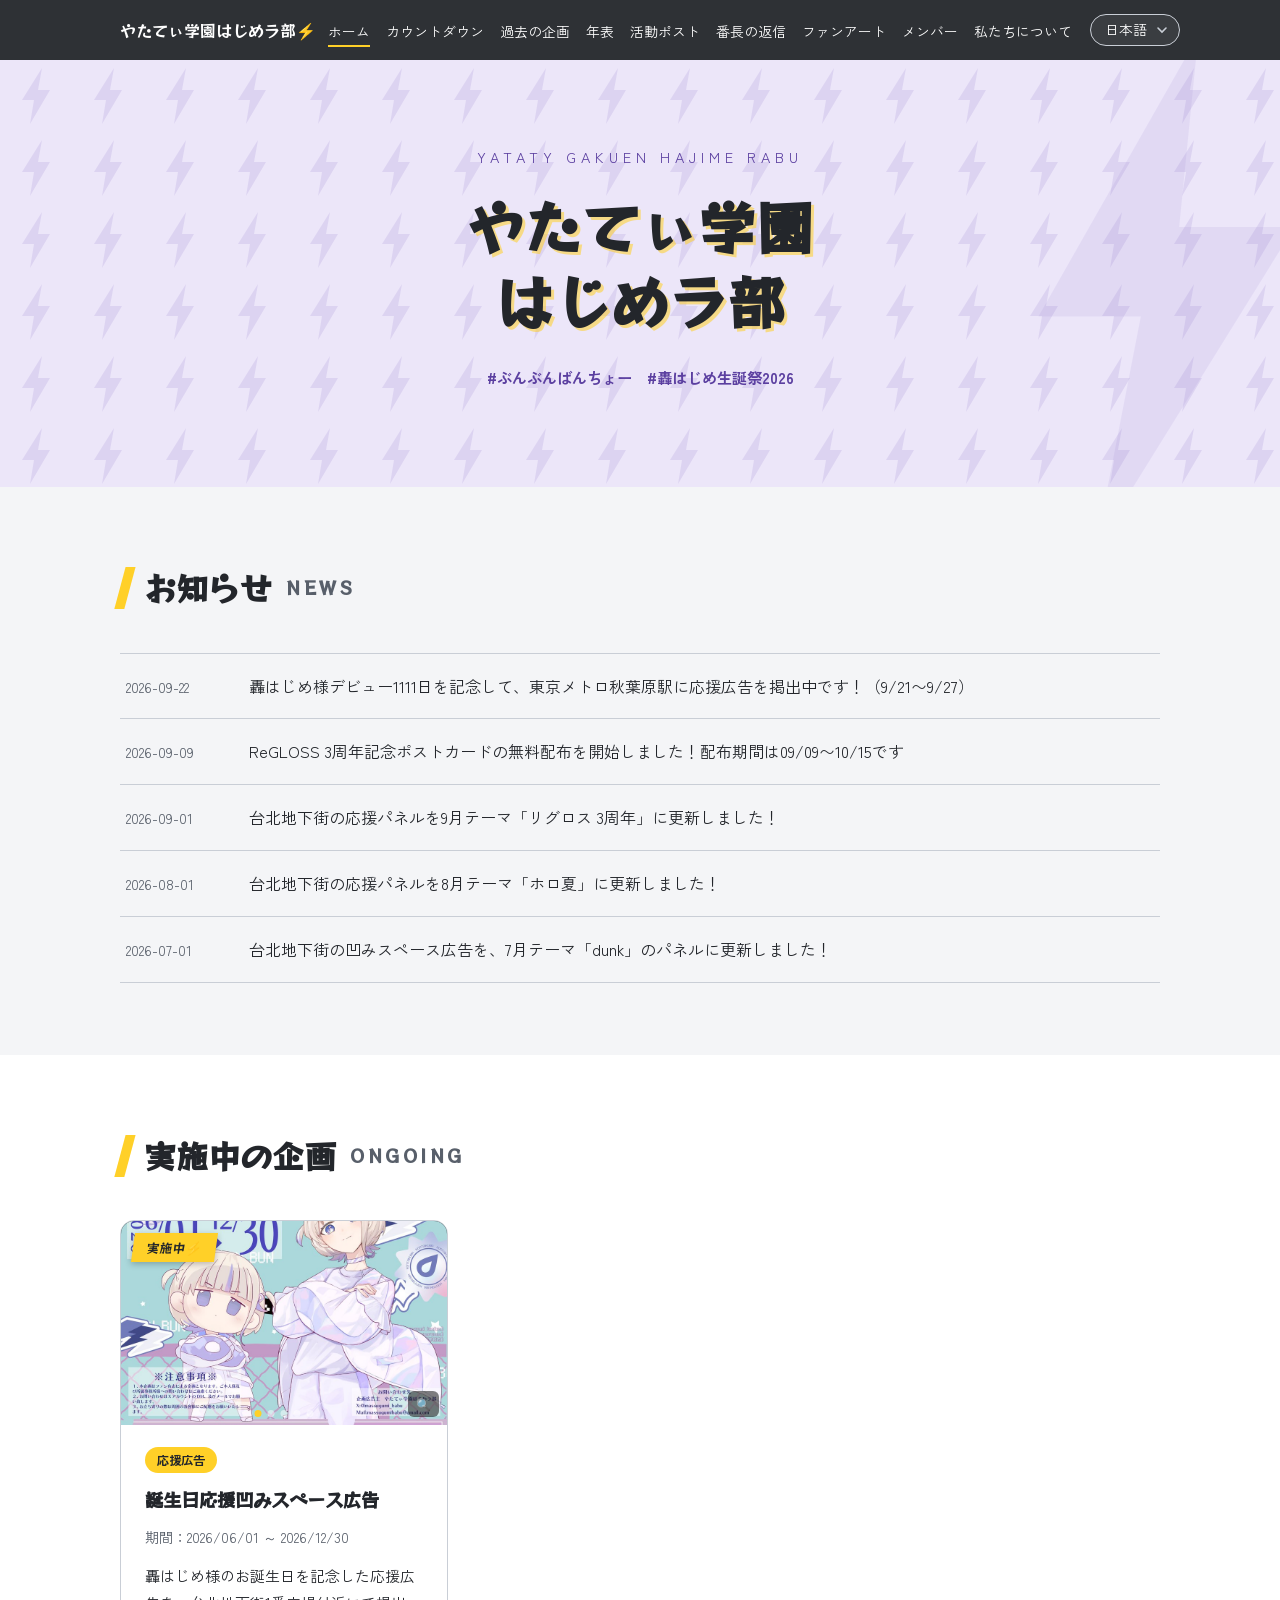
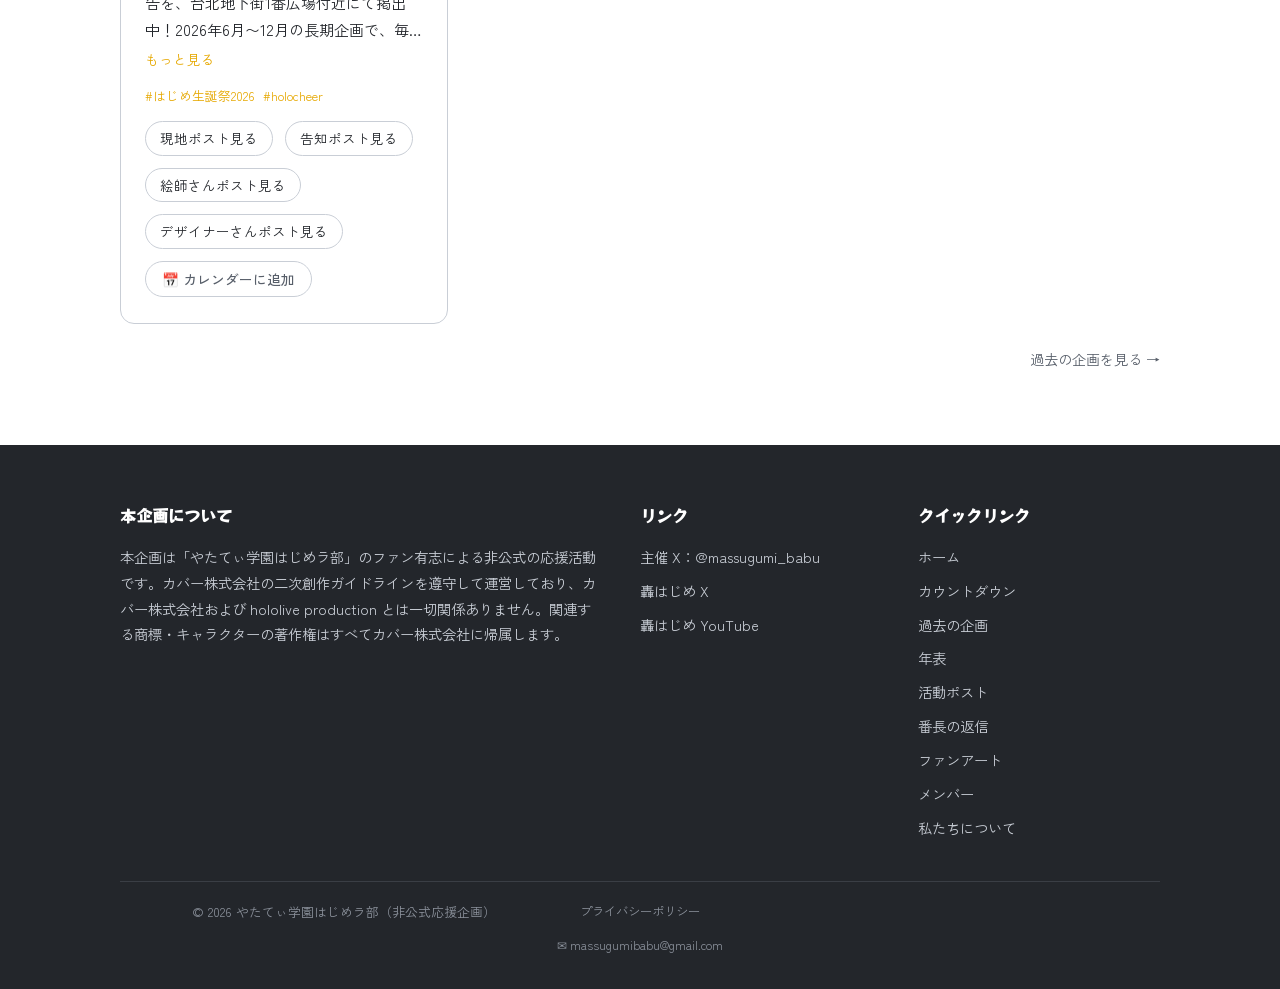
<file: index.html>
<!DOCTYPE html>
<html lang="ja">
<head>
  <meta charset="UTF-8" />
  <meta name="viewport" content="width=device-width, initial-scale=1.0" />

  <!-- ============================================================
       やたてぃ学園はじめラ部 應援網站 — 首頁  v5
       ------------------------------------------------------------
       ★ 共用樣式：assets/style.css（改配色去這裡）
       ★ 共用程式：assets/common.js（導覽列、頁尾、語言、燈箱）
       ★ 本頁程式：assets/home.js
       ★ 內容資料：data/site.json、data/projects/
       ★ 本機預覽：資料夾執行 python3 -m http.server → http://localhost:8000
         （直接雙擊開啟會被瀏覽器擋住資料載入）
       ============================================================ -->

  <title>やたてぃ学園はじめラ部｜轟はじめ応援企画（非公式）</title>
  <meta name="description" content="やたてぃ学園はじめラ部による轟はじめの応援企画（非公式）。応援広告・ネットプリント・寄せ書き・ポストカード配布などのファン企画情報をお届けします。" />

  <!-- 社群分享預覽：og:url / og:image 為正式網域 yataty-gakuen.com 的完整網址 -->
  <meta property="og:title" content="やたてぃ学園はじめラ部" />
  <meta property="og:description" content="轟はじめ応援企画（非公式）" />
  <meta property="og:type" content="website" />
  <meta property="og:url" content="https://yataty-gakuen.com/" />
  <meta property="og:image" content="https://yataty-gakuen.com/images/yataty_gakuen.jpg" />
  <meta name="twitter:card" content="summary" />
  <link rel="icon" href="data:image/svg+xml,<svg xmlns='http://www.w3.org/2000/svg' viewBox='0 0 100 100'><text y='.9em' font-size='90'>⚡</text></svg>" />

  <link rel="preconnect" href="https://fonts.googleapis.com" />
  <link rel="preconnect" href="https://fonts.gstatic.com" crossorigin />
  <link href="https://fonts.googleapis.com/css2?family=RocknRoll+One&family=Zen+Kaku+Gothic+New:wght@400;500;700&display=swap" rel="stylesheet" />
  <link rel="stylesheet" href="assets/style.css" />
</head>
<body>
  <!-- 導覽列由 common.js 自動插入到這之前 -->

  <!-- Hero -->
  <section class="hero" id="top">
    <p class="hero-kicker">YATATY GAKUEN HAJIME RABU</p>
    <h1 data-i18n="hero_title"></h1>
    <p class="hero-tags" id="hero-tags"></p>
    <svg class="hero-bolt-bg" viewBox="0 0 100 160" aria-hidden="true">
      <path d="M62 0 L12 88 L44 88 L30 160 L92 60 L56 60 Z" fill="#8a73c9"/>
    </svg>
  </section>

  <div id="error-slot"></div>

  <section id="news">
    <div class="container">
      <h2 class="section-title"><span data-i18n="sec_news"></span> <span class="en">NEWS</span></h2>
      <ul class="news-list" id="news-list"></ul>
    </div>
  </section>

  <section id="ongoing" style="background: var(--c-white)">
    <div class="container">
      <h2 class="section-title"><span data-i18n="sec_ongoing"></span> <span class="en">ONGOING</span></h2>
      <div class="project-grid" id="ongoing-grid"></div>
      <p class="see-past"><a href="past.html" id="see-past-link"></a></p>
    </div>
  </section>

  <!-- 頁尾由 common.js 自動插入到這之後 -->

  <script src="assets/common.js"></script>
  <script src="assets/home.js"></script>
</body>
</html>
</file>
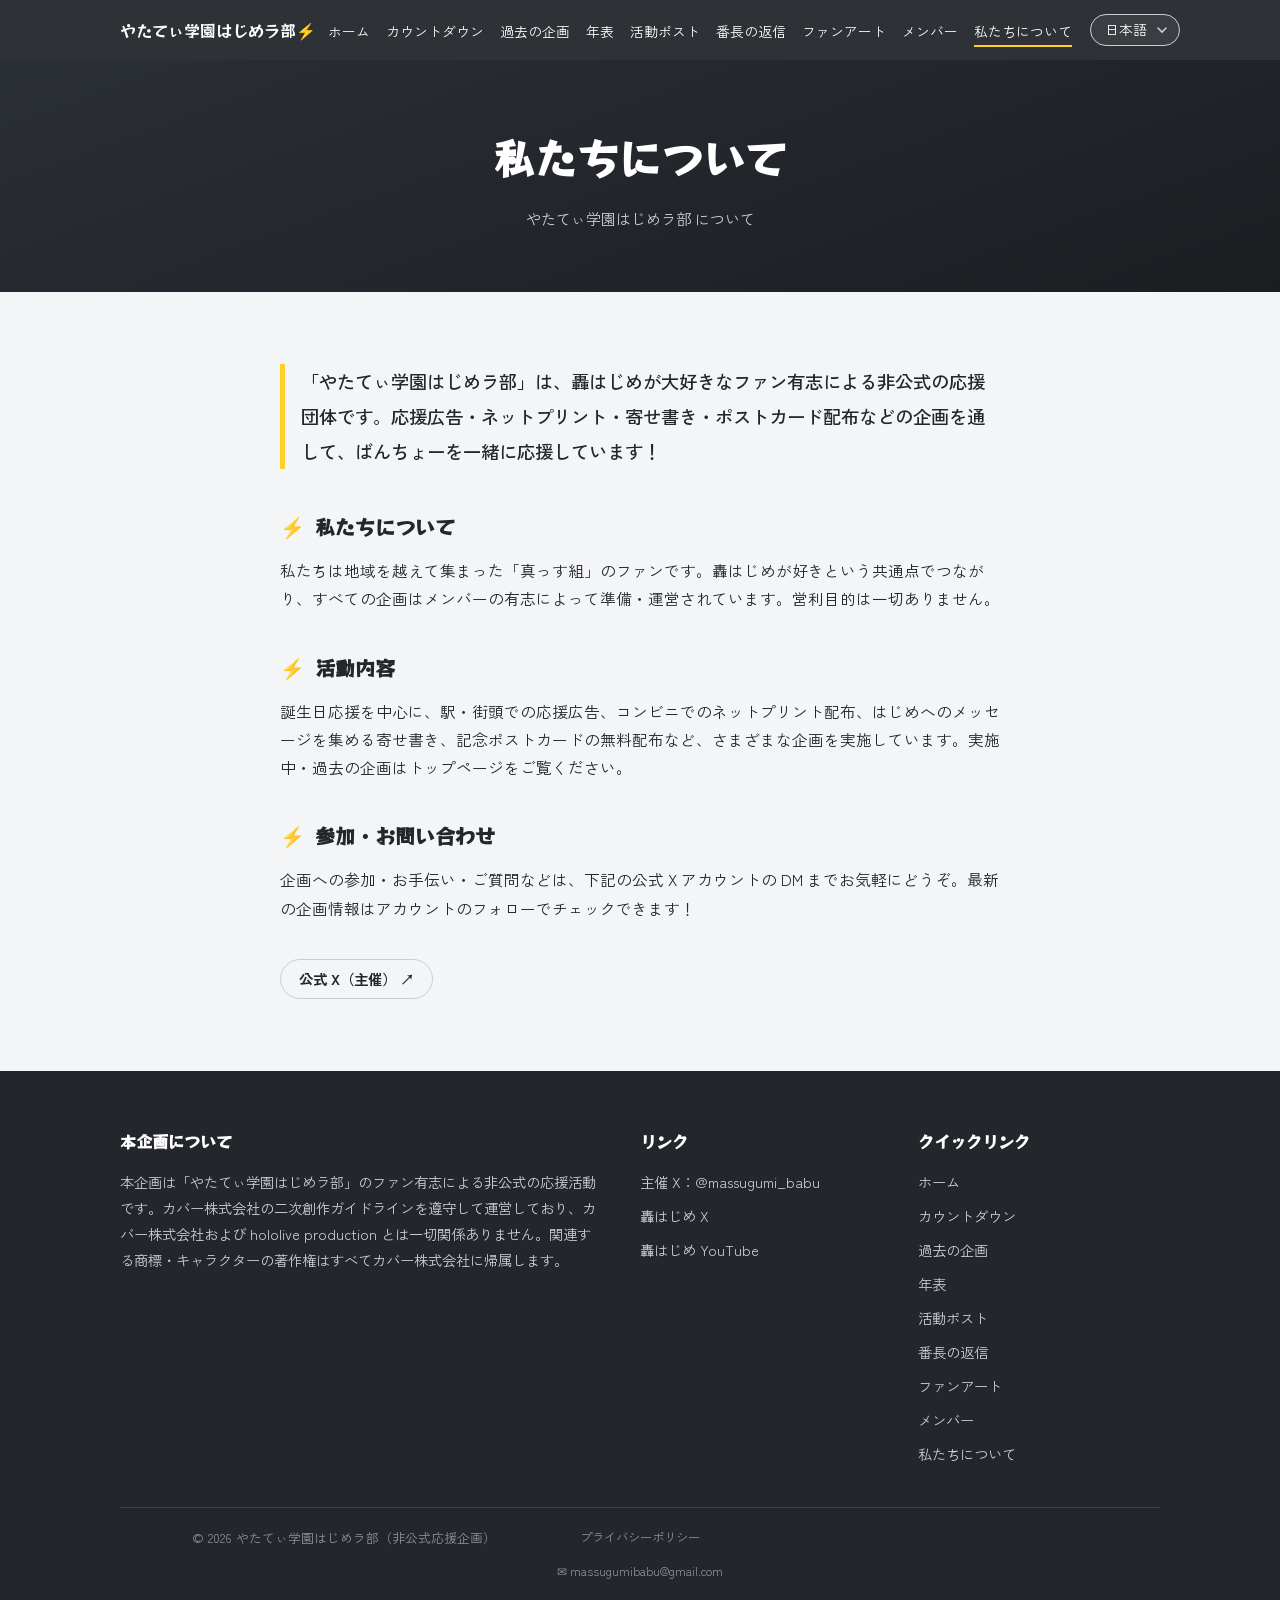
<file: about.html>
<!DOCTYPE html>
<html lang="ja">
<head>
  <meta charset="UTF-8" />
  <meta name="viewport" content="width=device-width, initial-scale=1.0" />

  <!-- 關於我們頁。內容資料：data/about.json -->
  <title>私たちについて｜やたてぃ学園はじめラ部</title>
  <meta name="description" content="やたてぃ学園はじめラ部は轟はじめを応援する非公式のファン団体です。私たちが誰で、何をしていて、どう参加できるかをご紹介します。" />
  <meta property="og:title" content="私たちについて｜やたてぃ学園はじめラ部" />
  <meta property="og:type" content="website" />
  <meta property="og:url" content="https://yataty-gakuen.com/about.html" />
  <meta property="og:image" content="https://yataty-gakuen.com/images/yataty_gakuen.jpg" />
  <meta name="twitter:card" content="summary" />
  <link rel="icon" href="data:image/svg+xml,<svg xmlns='http://www.w3.org/2000/svg' viewBox='0 0 100 100'><text y='.9em' font-size='90'>⚡</text></svg>" />

  <link rel="preconnect" href="https://fonts.googleapis.com" />
  <link rel="preconnect" href="https://fonts.gstatic.com" crossorigin />
  <link href="https://fonts.googleapis.com/css2?family=RocknRoll+One&family=Zen+Kaku+Gothic+New:wght@400;500;700&display=swap" rel="stylesheet" />
  <link rel="stylesheet" href="assets/style.css" />
</head>
<body>
  <section class="page-head">
    <h1 data-i18n="sec_about"></h1>
    <p data-i18n="about_subtitle"></p>
  </section>

  <div id="error-slot"></div>

  <section>
    <div class="container about-container">
      <div id="about-root"></div>
    </div>
  </section>

  <script src="assets/common.js"></script>
  <script src="assets/about.js"></script>
</body>
</html>
</file>
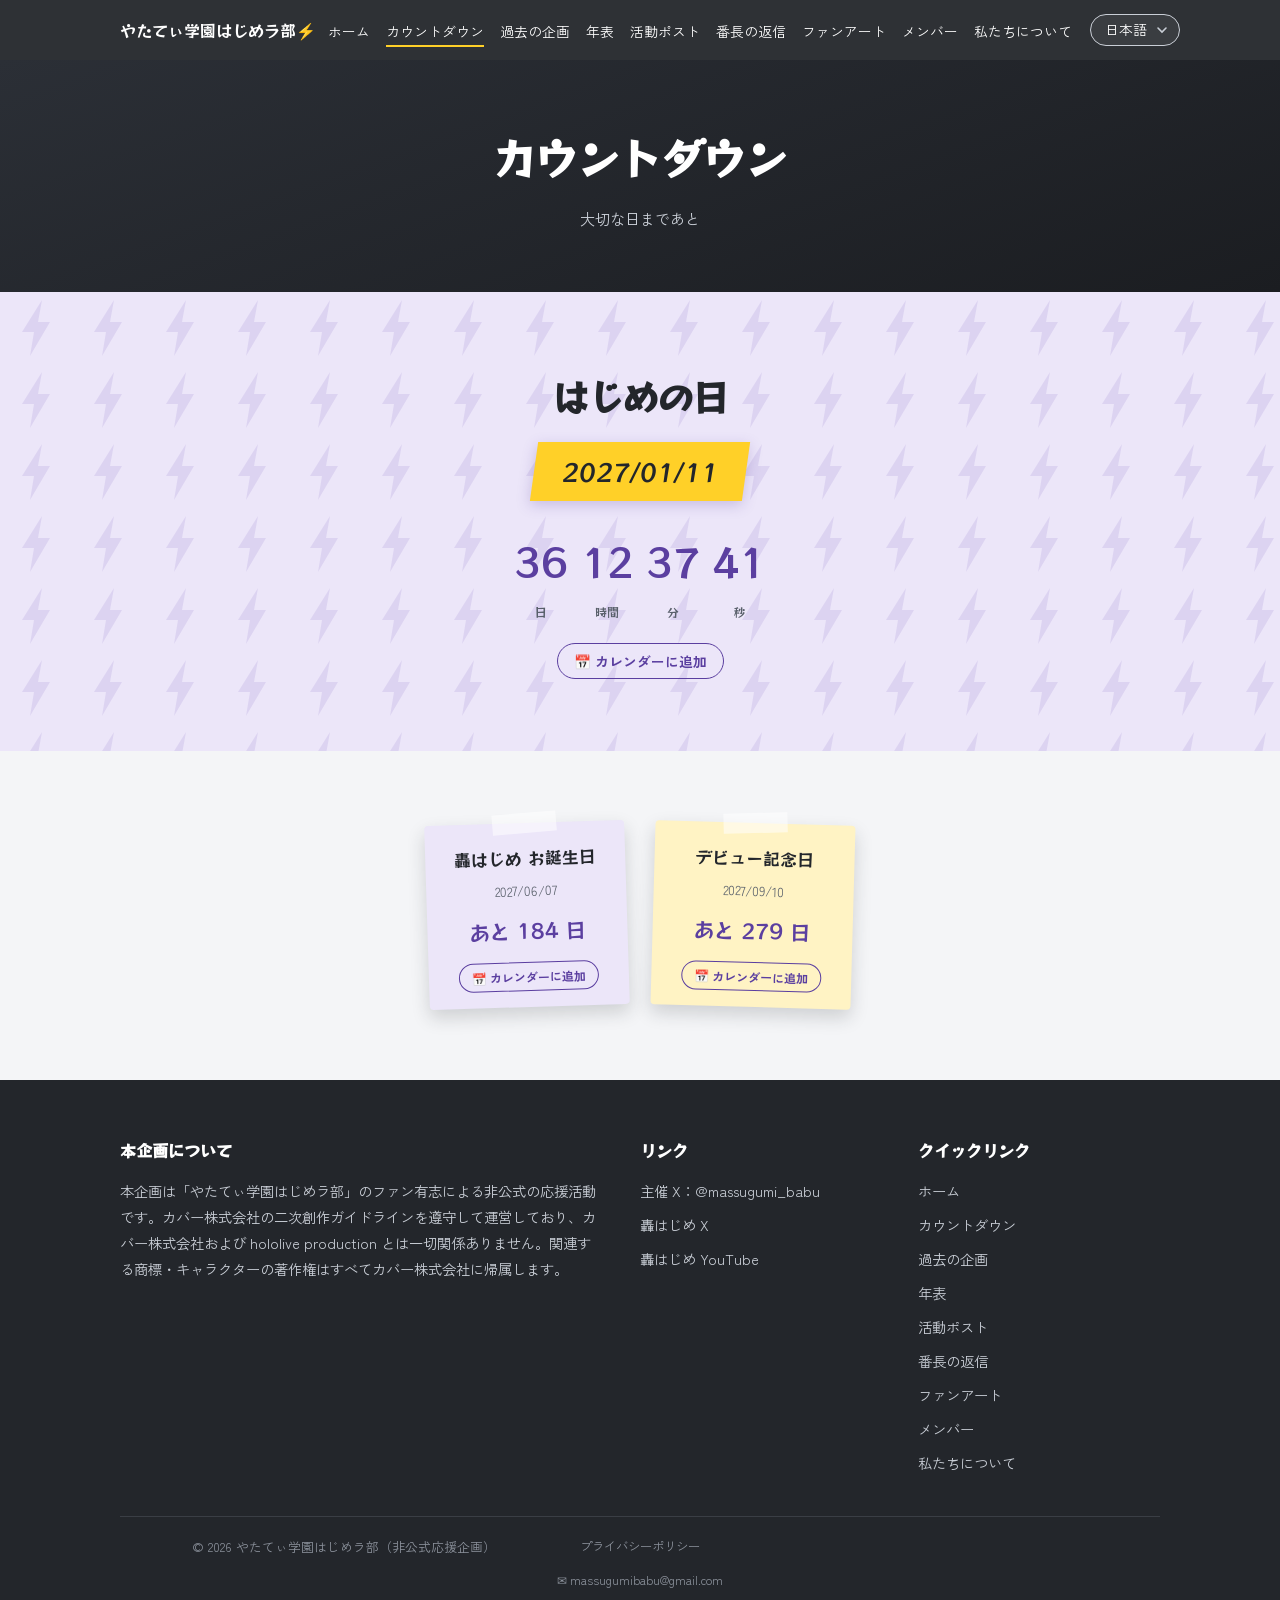
<file: countdown.html>
<!DOCTYPE html>
<html lang="ja">
<head>
  <meta charset="UTF-8" />
  <meta name="viewport" content="width=device-width, initial-scale=1.0" />

  <!-- 倒數頁。事件資料：data/countdowns/ -->
  <title>カウントダウン｜やたてぃ学園はじめラ部</title>
  <meta name="description" content="轟はじめのお誕生日、はじめの日、デビュー記念日など、大切な日まであと何日かをカウントダウンします。" />
  <meta property="og:title" content="カウントダウン｜やたてぃ学園はじめラ部" />
  <meta property="og:type" content="website" />
  <meta property="og:url" content="https://yataty-gakuen.com/countdown.html" />
  <meta property="og:image" content="https://yataty-gakuen.com/images/yataty_gakuen.jpg" />
  <meta name="twitter:card" content="summary" />
  <link rel="icon" href="data:image/svg+xml,<svg xmlns='http://www.w3.org/2000/svg' viewBox='0 0 100 100'><text y='.9em' font-size='90'>⚡</text></svg>" />

  <link rel="preconnect" href="https://fonts.googleapis.com" />
  <link rel="preconnect" href="https://fonts.gstatic.com" crossorigin />
  <link href="https://fonts.googleapis.com/css2?family=RocknRoll+One&family=Zen+Kaku+Gothic+New:wght@400;500;700&display=swap" rel="stylesheet" />
  <link rel="stylesheet" href="assets/style.css" />
</head>
<body>
  <section class="page-head">
    <h1 data-i18n="sec_countdown"></h1>
    <p data-i18n="countdown_subtitle"></p>
  </section>

  <div id="error-slot"></div>

  <!-- 最近的：大倒數 -->
  <section id="cd-main-section">
    <div class="container countdown-wrap">
      <div id="cd-main"></div>
    </div>
  </section>

  <!-- 其餘：便利貼 -->
  <section>
    <div class="container">
      <div id="cd-stickies" class="cd-stickies"></div>
    </div>
  </section>

  <script src="assets/common.js"></script>
  <script src="assets/countdown.js"></script>
</body>
</html>
</file>
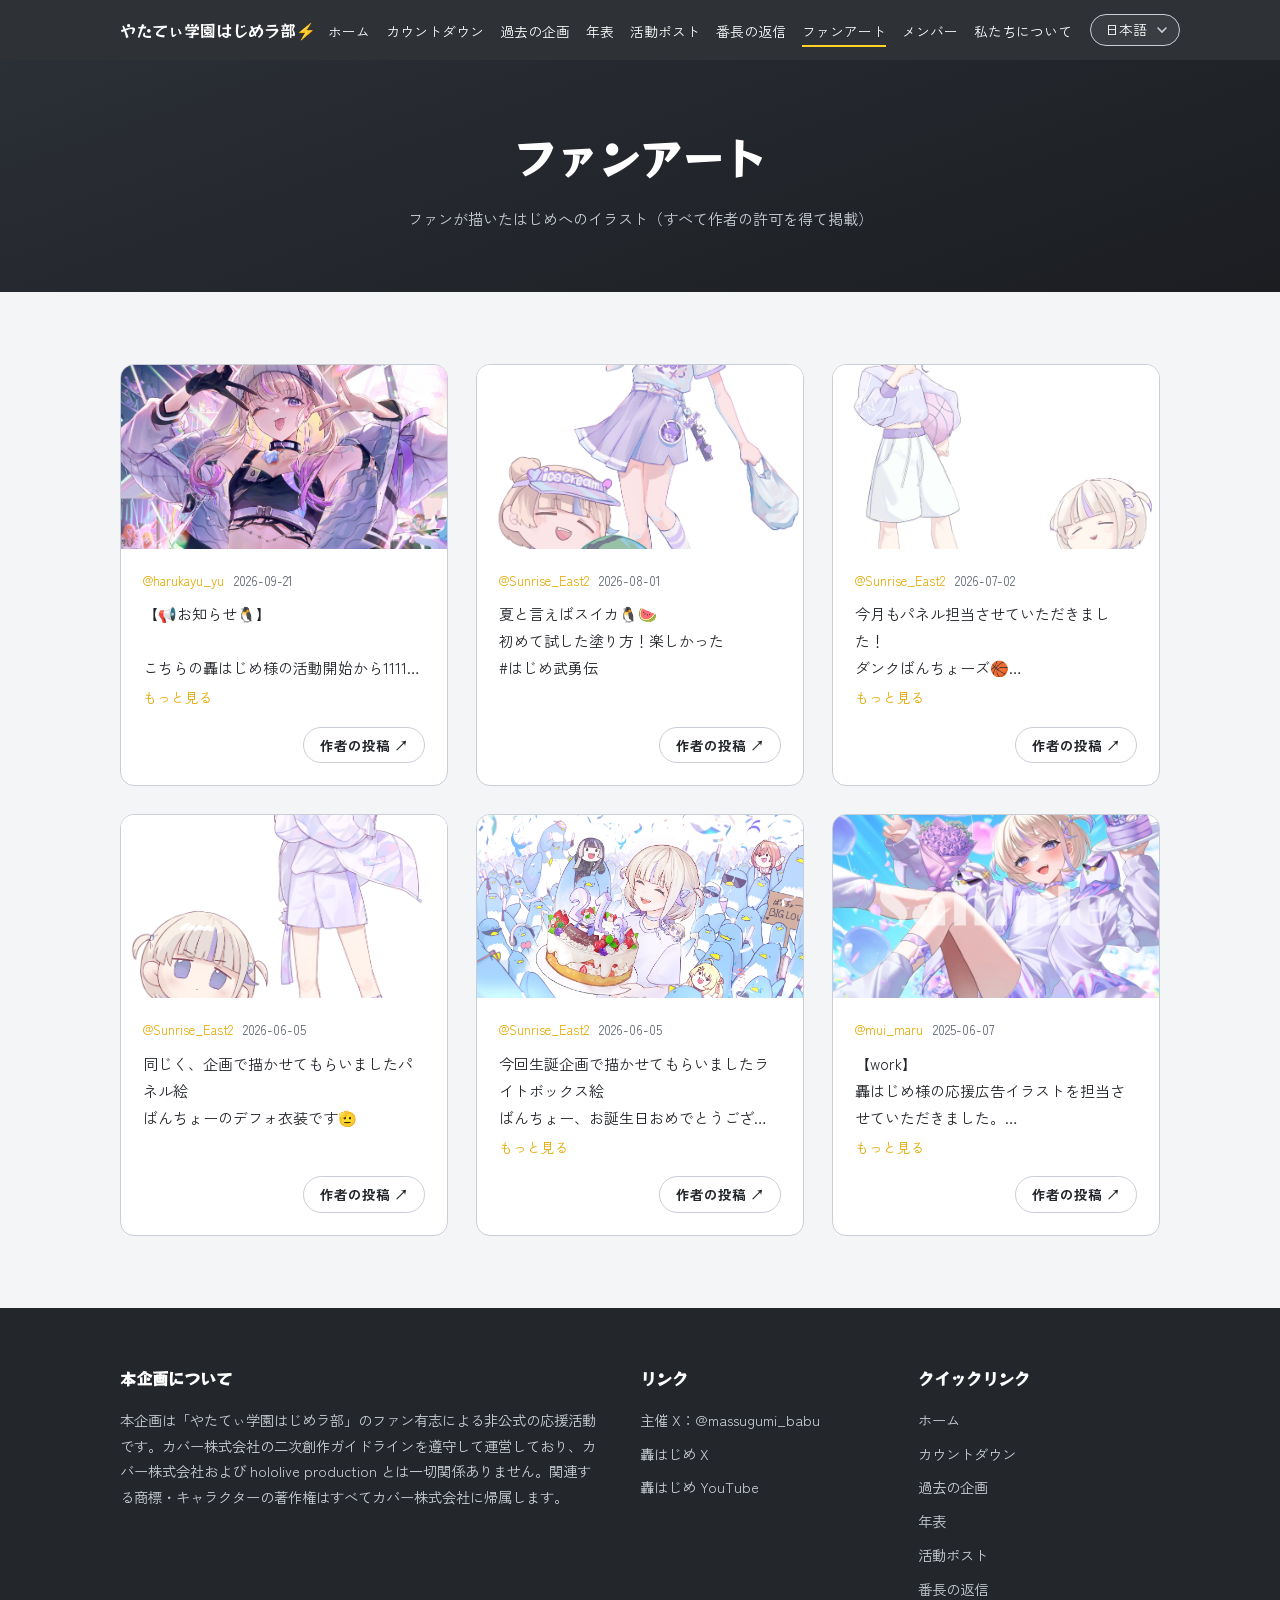
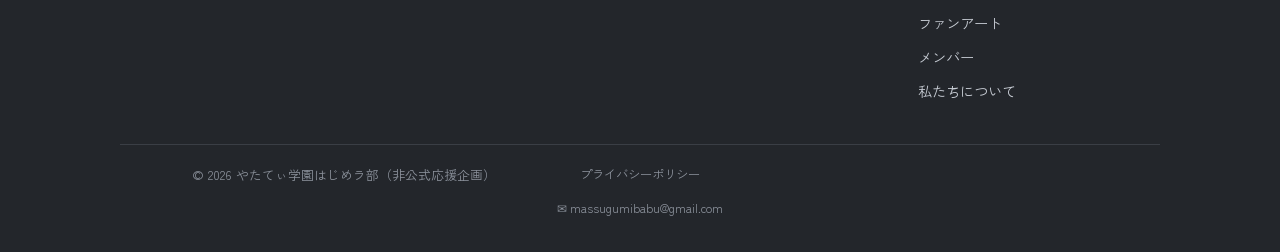
<file: fanart.html>
<!DOCTYPE html>
<html lang="ja">
<head>
  <meta charset="UTF-8" />
  <meta name="viewport" content="width=device-width, initial-scale=1.0" />

  <!-- ファンアート頁。內容資料：data/fanart.json -->
  <title>ファンアート｜やたてぃ学園はじめラ部</title>
  <meta name="description" content="ファンが轟はじめのために描いたイラスト集（すべて作者の許可を得て掲載しています）。" />
  <meta property="og:title" content="ファンアート｜やたてぃ学園はじめラ部" />
  <meta property="og:type" content="website" />
  <meta property="og:url" content="https://yataty-gakuen.com/fanart.html" />
  <meta property="og:image" content="https://yataty-gakuen.com/images/yataty_gakuen.jpg" />
  <meta name="twitter:card" content="summary" />
  <link rel="icon" href="data:image/svg+xml,<svg xmlns='http://www.w3.org/2000/svg' viewBox='0 0 100 100'><text y='.9em' font-size='90'>⚡</text></svg>" />

  <link rel="preconnect" href="https://fonts.googleapis.com" />
  <link rel="preconnect" href="https://fonts.gstatic.com" crossorigin />
  <link href="https://fonts.googleapis.com/css2?family=RocknRoll+One&family=Zen+Kaku+Gothic+New:wght@400;500;700&display=swap" rel="stylesheet" />
  <link rel="stylesheet" href="assets/style.css" />
</head>
<body>
  <section class="page-head">
    <h1 data-i18n="sec_fanart"></h1>
    <p data-i18n="fanart_subtitle"></p>
  </section>

  <div id="error-slot"></div>

  <section>
    <div class="container">
      <div class="post-grid" id="fanart-grid"></div>
    </div>
  </section>

  <script src="assets/common.js"></script>
  <script src="assets/fanart.js"></script>
</body>
</html>
</file>
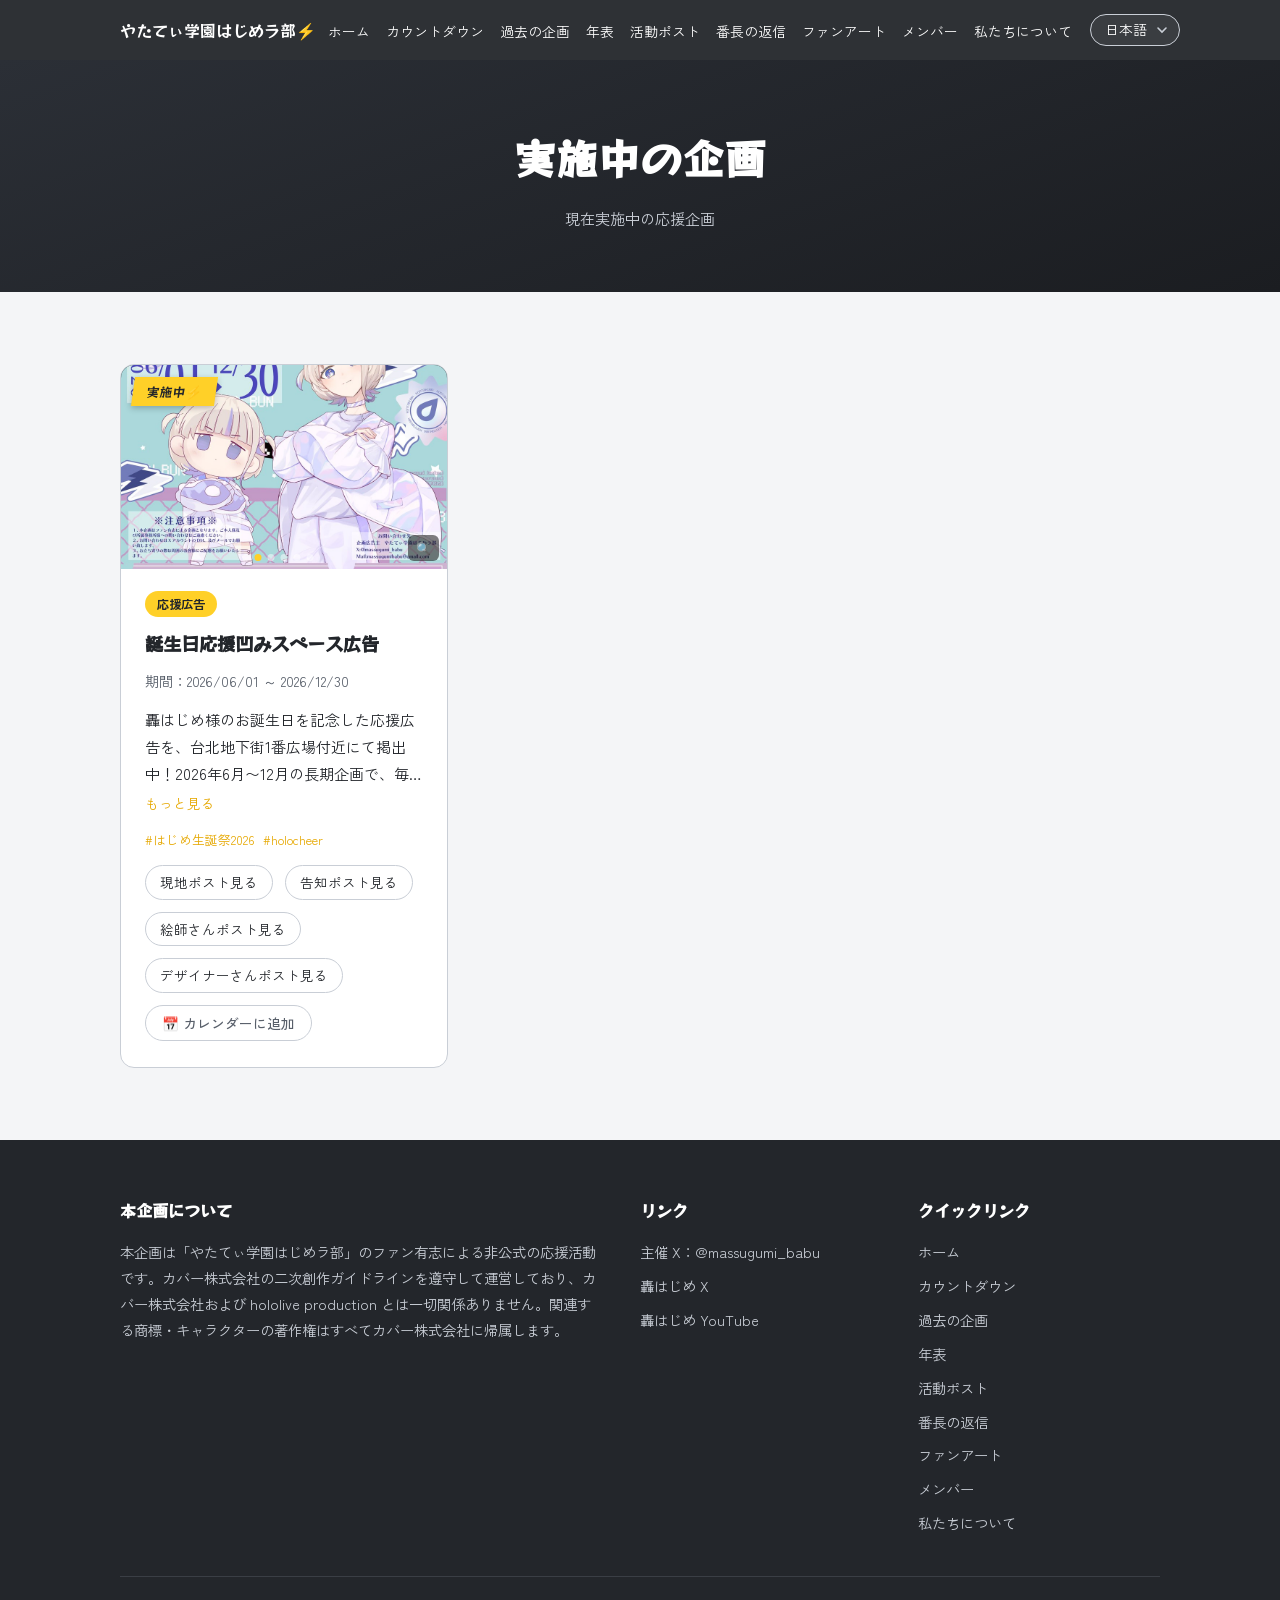
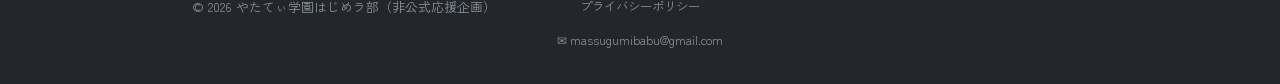
<file: ongoing.html>
<!DOCTYPE html>
<html lang="ja">
<head>
  <meta charset="UTF-8" />
  <meta name="viewport" content="width=device-width, initial-scale=1.0" />

  <!-- 進行中的企劃頁。資料來源：data/projects/（與首頁共用） -->
  <title>実施中の企画｜やたてぃ学園はじめラ部</title>
  <meta name="description" content="やたてぃ学園はじめラ部が現在実施している応援企画の一覧です。" />
  <meta property="og:title" content="実施中の企画｜やたてぃ学園はじめラ部" />
  <meta property="og:type" content="website" />
  <meta property="og:url" content="https://yataty-gakuen.com/ongoing.html" />
  <meta property="og:image" content="https://yataty-gakuen.com/images/yataty_gakuen.jpg" />
  <meta name="twitter:card" content="summary" />
  <link rel="icon" href="data:image/svg+xml,<svg xmlns='http://www.w3.org/2000/svg' viewBox='0 0 100 100'><text y='.9em' font-size='90'>⚡</text></svg>" />

  <link rel="preconnect" href="https://fonts.googleapis.com" />
  <link rel="preconnect" href="https://fonts.gstatic.com" crossorigin />
  <link href="https://fonts.googleapis.com/css2?family=RocknRoll+One&family=Zen+Kaku+Gothic+New:wght@400;500;700&display=swap" rel="stylesheet" />
  <link rel="stylesheet" href="assets/style.css" />
</head>
<body>
  <section class="page-head">
    <h1 data-i18n="sec_ongoing"></h1>
    <p data-i18n="ongoing_subtitle"></p>
  </section>

  <div id="error-slot"></div>

  <section>
    <div class="container">
      <div class="project-grid" id="ongoing-grid"></div>
    </div>
  </section>

  <script src="assets/common.js"></script>
  <script src="assets/ongoing.js"></script>
</body>
</html>
</file>
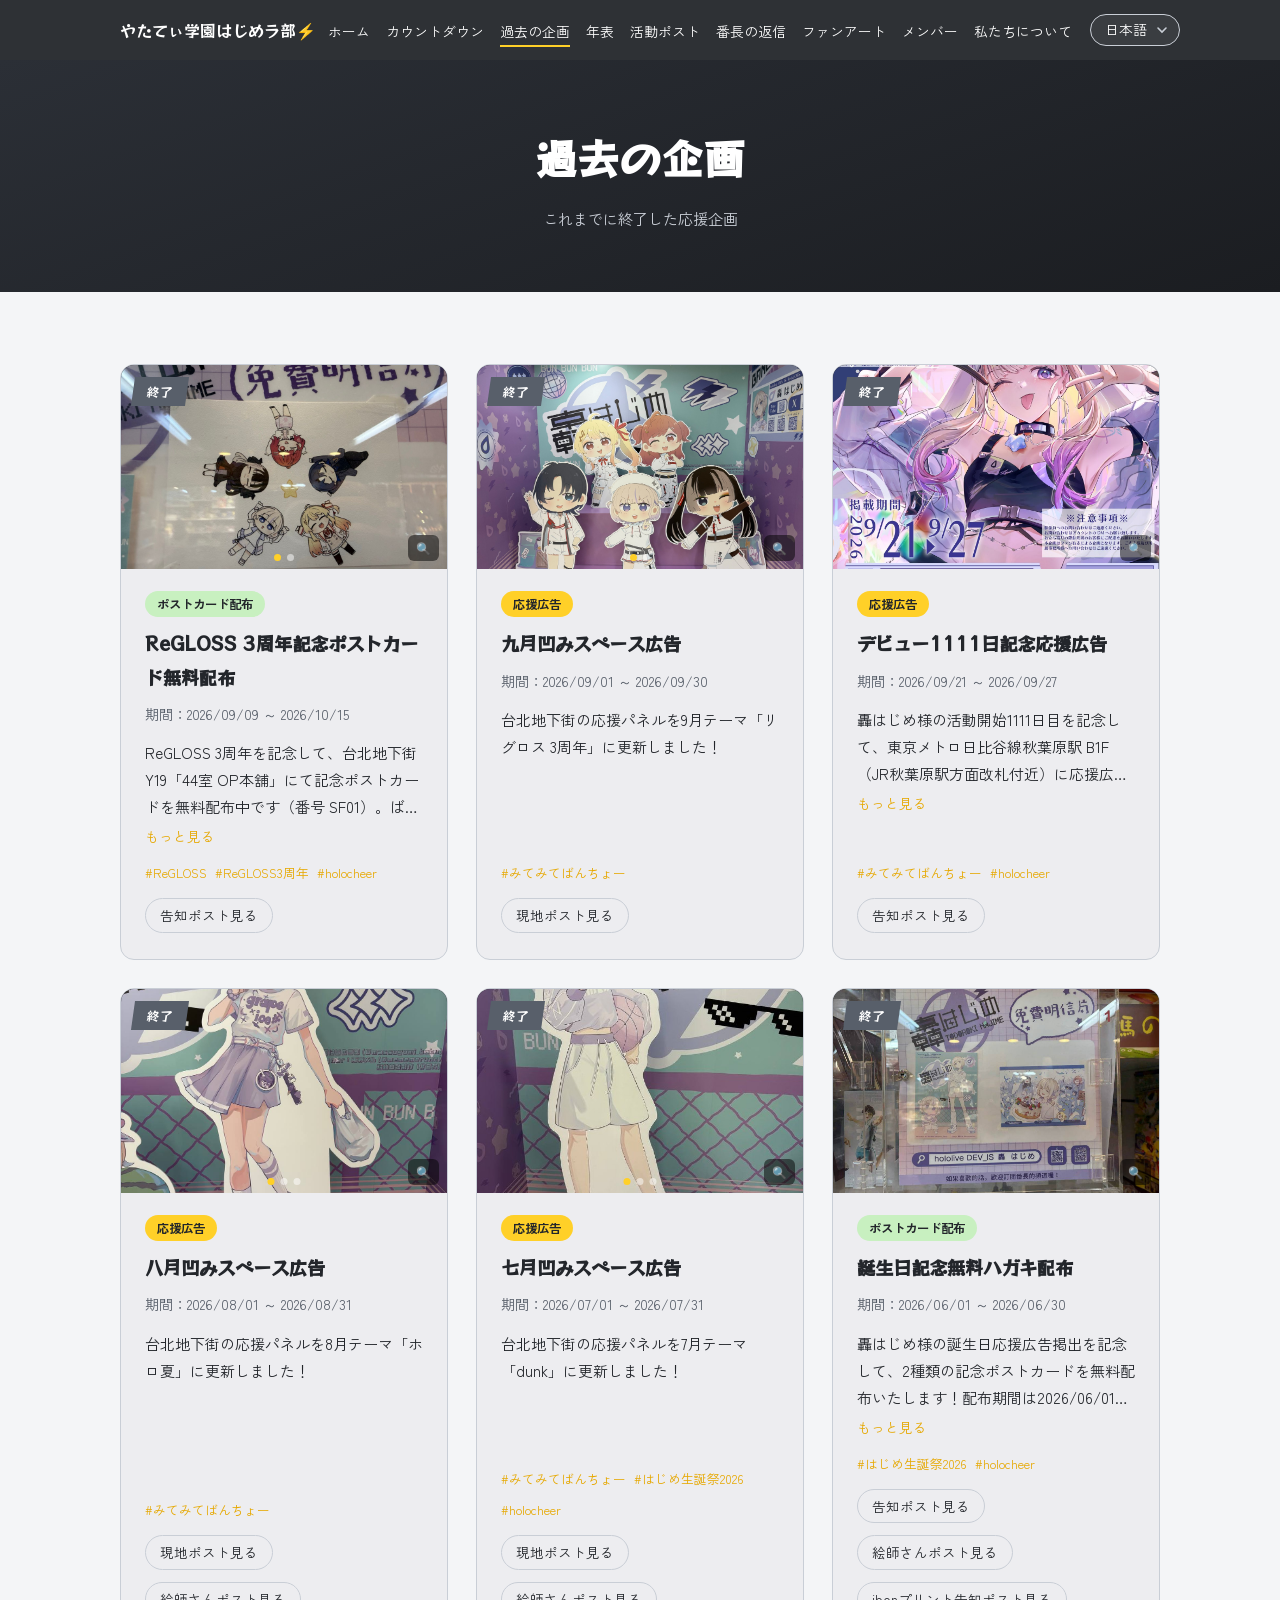
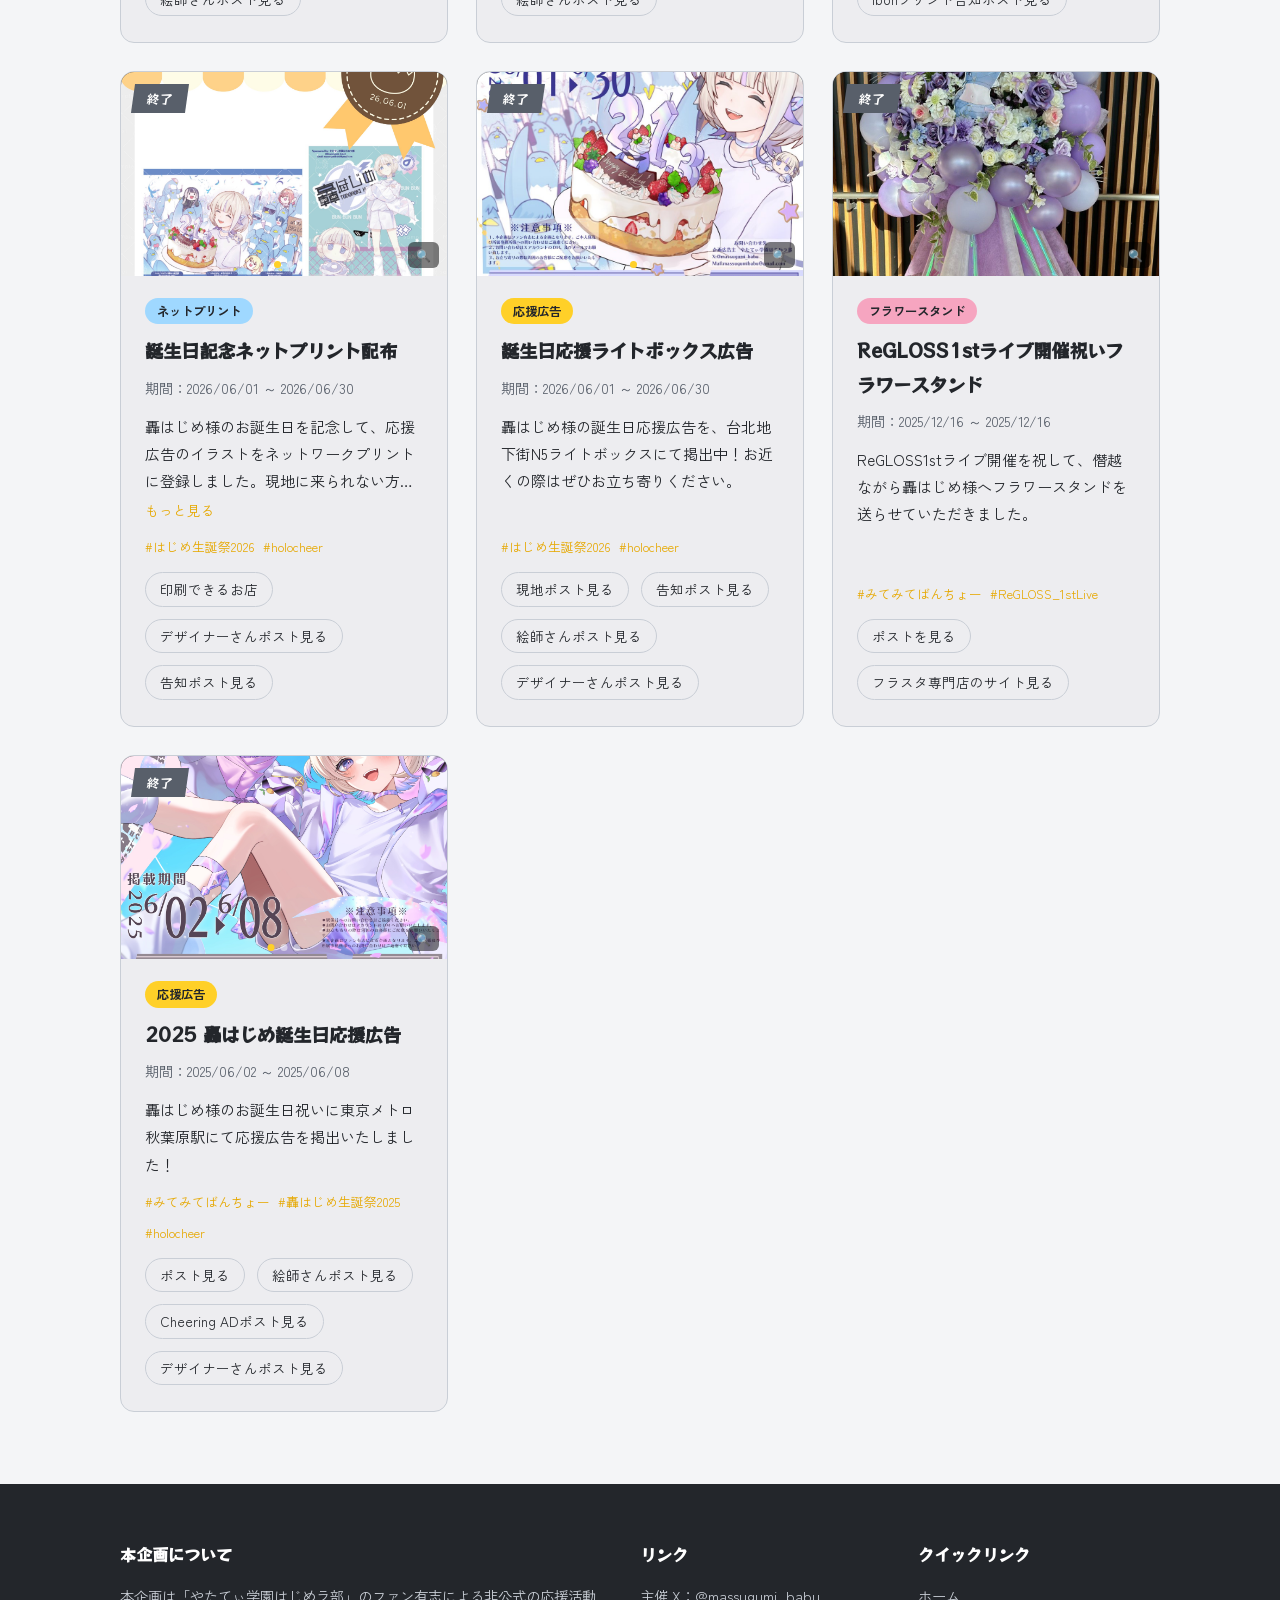
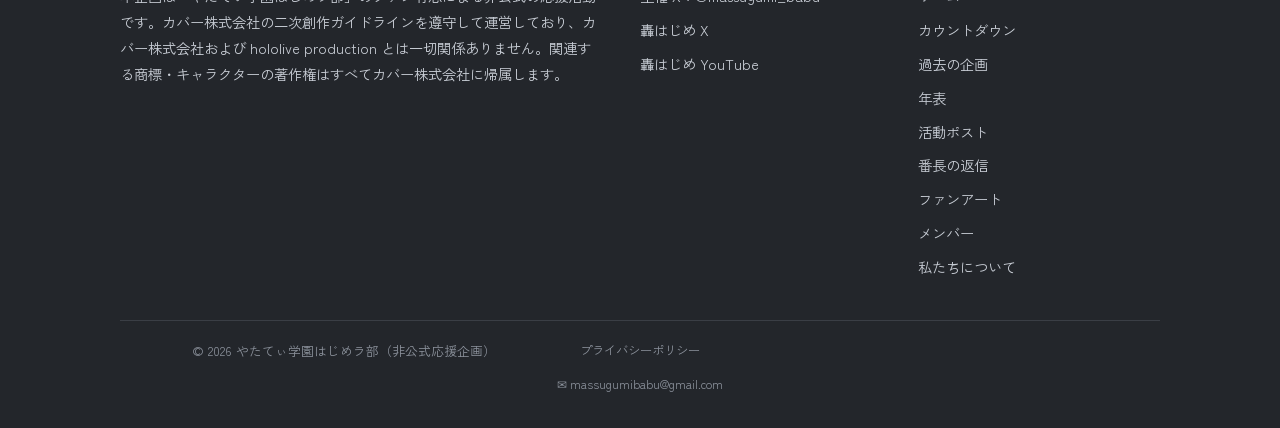
<file: past.html>
<!DOCTYPE html>
<html lang="ja">
<head>
  <meta charset="UTF-8" />
  <meta name="viewport" content="width=device-width, initial-scale=1.0" />

  <!-- 過去的企劃頁。資料來源：data/projects/（與主頁共用） -->
  <title>過去の企画｜やたてぃ学園はじめラ部</title>
  <meta name="description" content="やたてぃ学園はじめラ部がこれまでに実施した応援企画の記録です。" />
  <meta property="og:title" content="過去の企画｜やたてぃ学園はじめラ部" />
  <meta property="og:type" content="website" />
  <meta property="og:url" content="https://yataty-gakuen.com/past.html" />
  <meta property="og:image" content="https://yataty-gakuen.com/images/yataty_gakuen.jpg" />
  <meta name="twitter:card" content="summary" />
  <link rel="icon" href="data:image/svg+xml,<svg xmlns='http://www.w3.org/2000/svg' viewBox='0 0 100 100'><text y='.9em' font-size='90'>⚡</text></svg>" />

  <link rel="preconnect" href="https://fonts.googleapis.com" />
  <link rel="preconnect" href="https://fonts.gstatic.com" crossorigin />
  <link href="https://fonts.googleapis.com/css2?family=RocknRoll+One&family=Zen+Kaku+Gothic+New:wght@400;500;700&display=swap" rel="stylesheet" />
  <link rel="stylesheet" href="assets/style.css" />
</head>
<body>
  <section class="page-head">
    <h1 data-i18n="sec_past"></h1>
    <p data-i18n="past_subtitle"></p>
  </section>

  <div id="error-slot"></div>

  <section>
    <div class="container">
      <div class="project-grid" id="past-grid"></div>
    </div>
  </section>

  <script src="assets/common.js"></script>
  <script src="assets/past.js"></script>
</body>
</html>
</file>
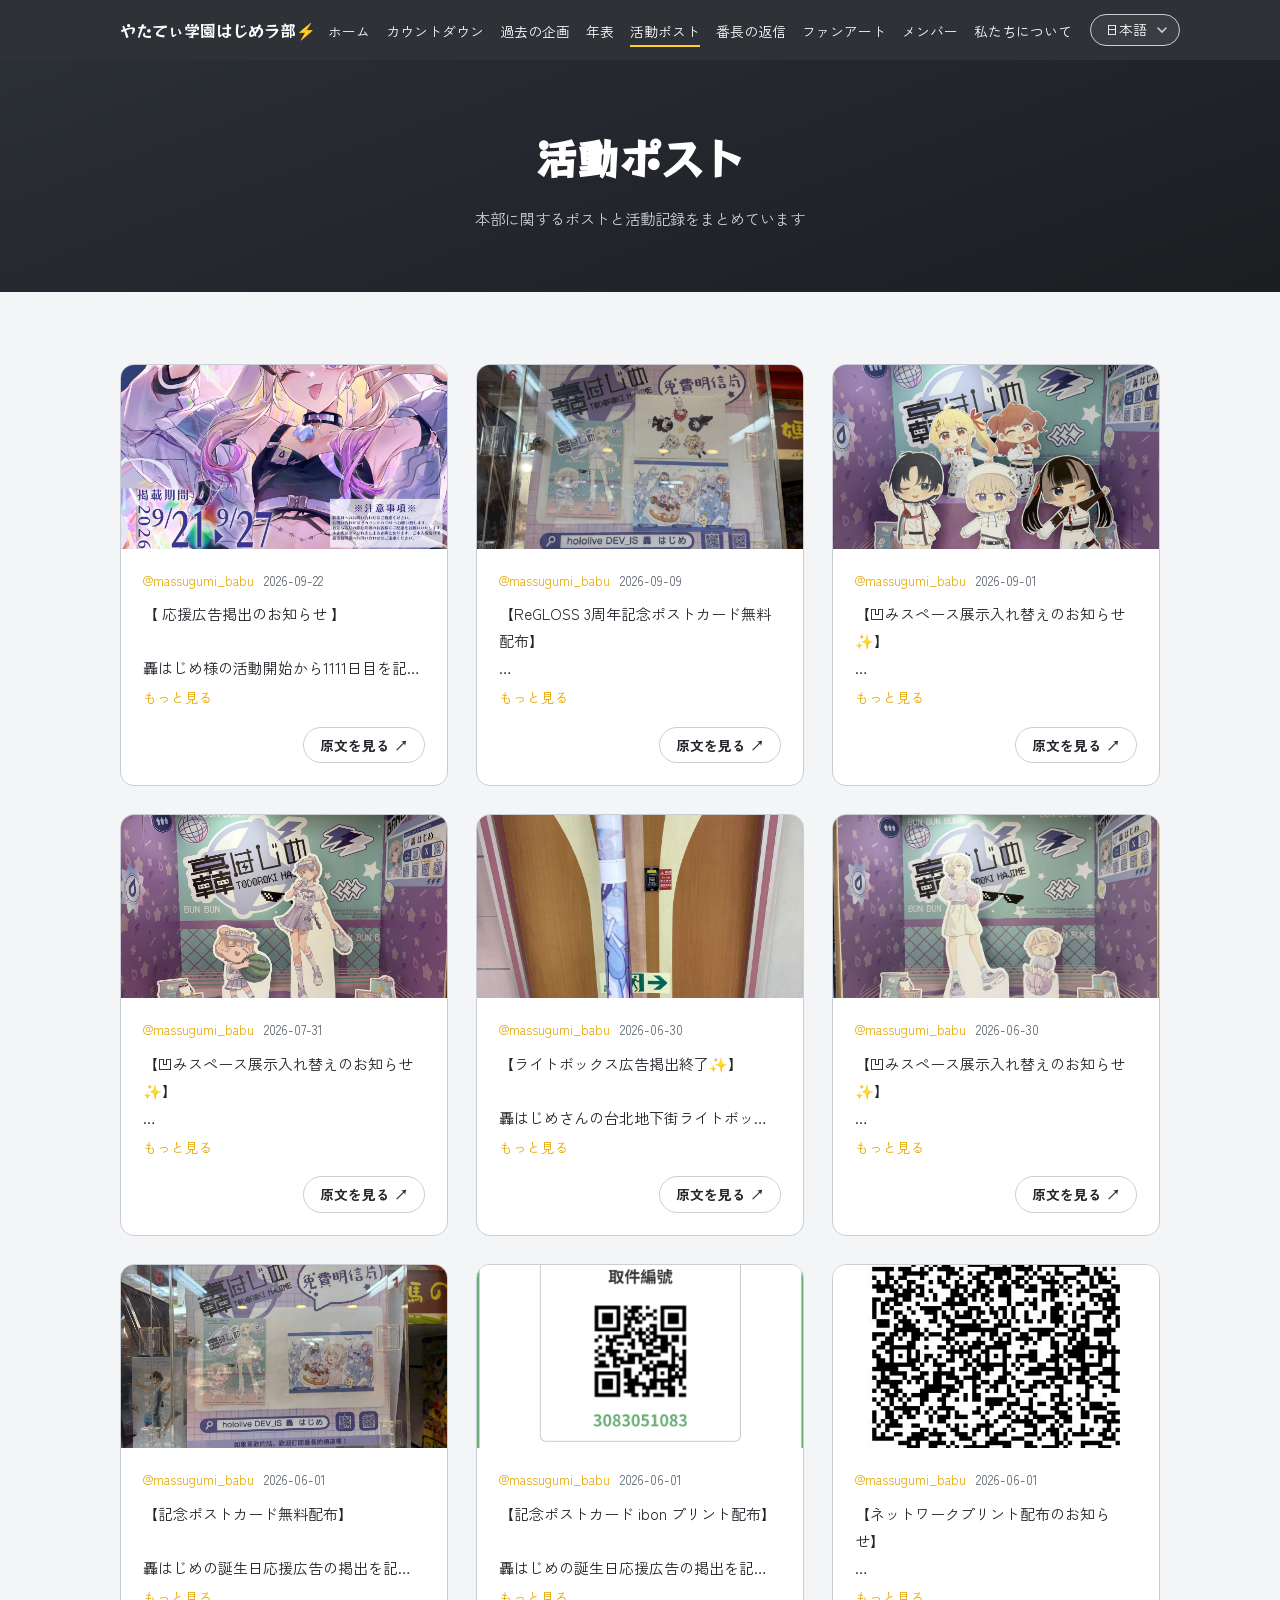
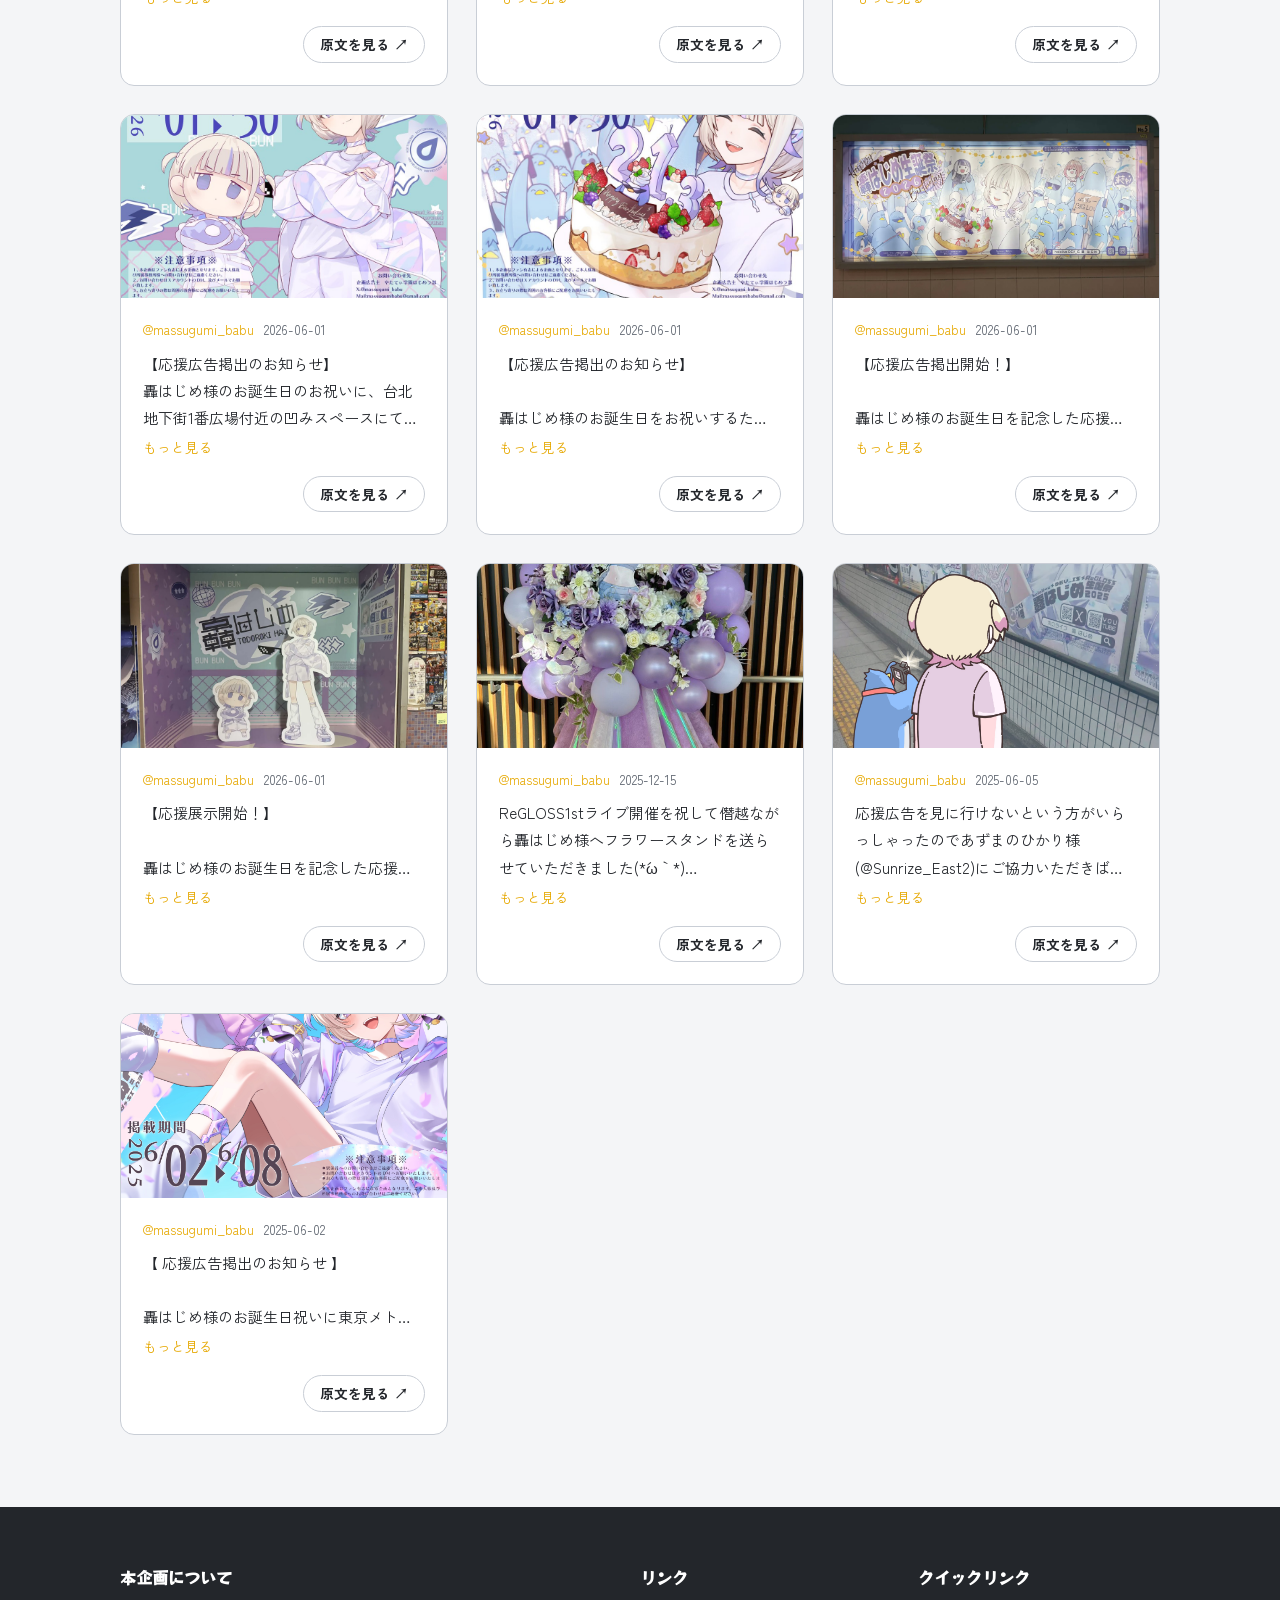
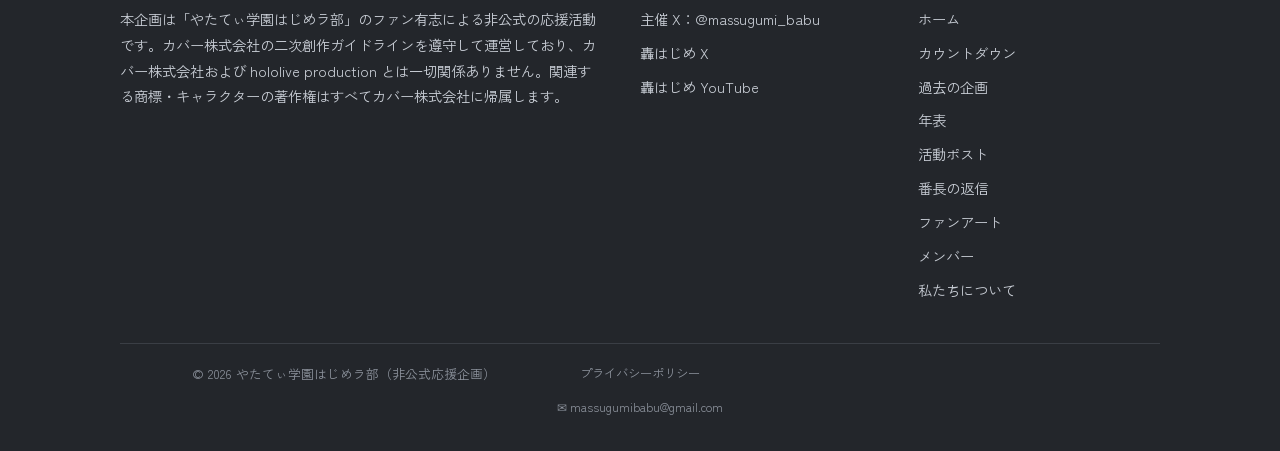
<file: posts.html>
<!DOCTYPE html>
<html lang="ja">
<head>
  <meta charset="UTF-8" />
  <meta name="viewport" content="width=device-width, initial-scale=1.0" />

  <!-- 活動貼文頁。內容資料：data/posts.json -->
  <title>活動ポスト｜やたてぃ学園はじめラ部</title>
  <meta name="description" content="やたてぃ学園はじめラ部の活動ポスト・関連ポストのまとめ。" />
  <meta property="og:title" content="活動ポスト｜やたてぃ学園はじめラ部" />
  <meta property="og:type" content="website" />
  <meta property="og:url" content="https://yataty-gakuen.com/posts.html" />
  <meta property="og:image" content="https://yataty-gakuen.com/images/yataty_gakuen.jpg" />
  <meta name="twitter:card" content="summary" />
  <link rel="icon" href="data:image/svg+xml,<svg xmlns='http://www.w3.org/2000/svg' viewBox='0 0 100 100'><text y='.9em' font-size='90'>⚡</text></svg>" />

  <link rel="preconnect" href="https://fonts.googleapis.com" />
  <link rel="preconnect" href="https://fonts.gstatic.com" crossorigin />
  <link href="https://fonts.googleapis.com/css2?family=RocknRoll+One&family=Zen+Kaku+Gothic+New:wght@400;500;700&display=swap" rel="stylesheet" />
  <link rel="stylesheet" href="assets/style.css" />
</head>
<body>
  <section class="page-head">
    <h1 data-i18n="sec_posts"></h1>
    <p data-i18n="posts_subtitle"></p>
  </section>

  <div id="error-slot"></div>

  <section>
    <div class="container">
      <div class="post-grid" id="post-grid"></div>
    </div>
  </section>

  <script src="assets/common.js"></script>
  <script src="assets/posts.js"></script>
</body>
</html>
</file>
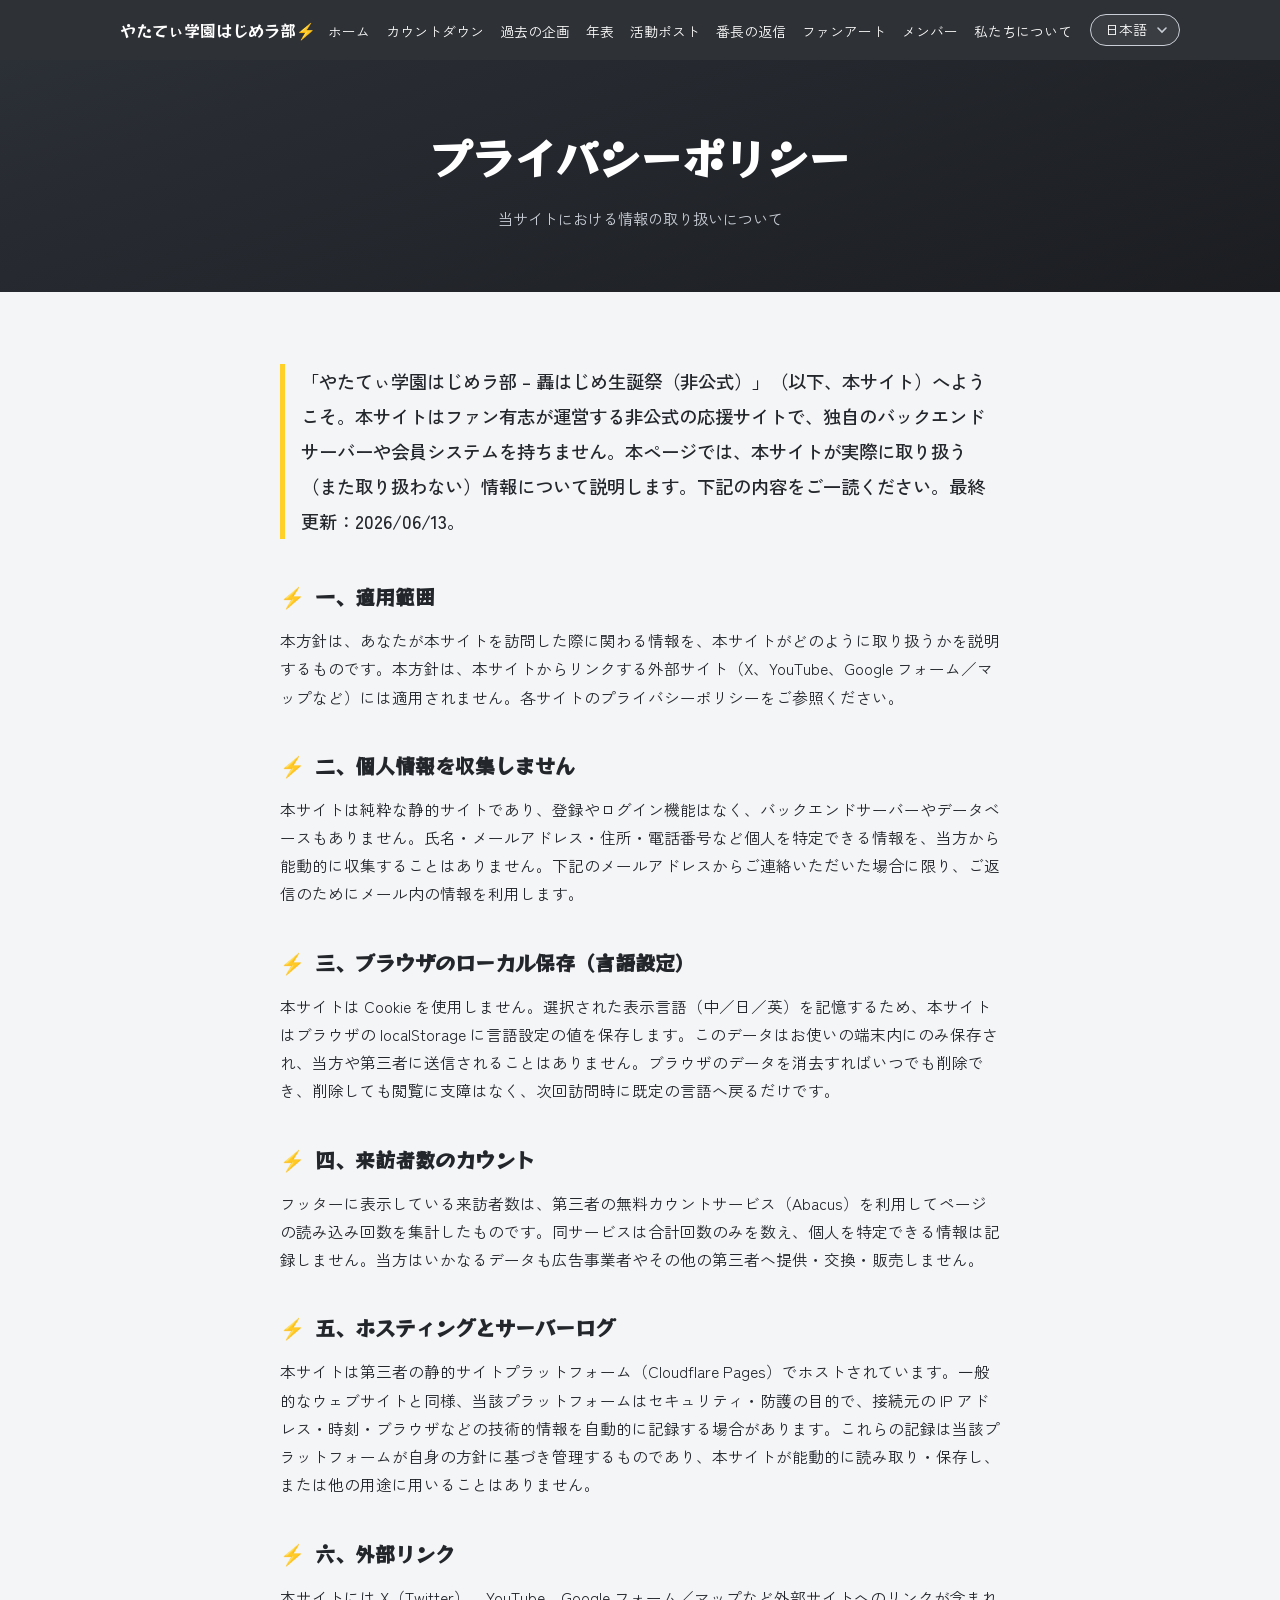
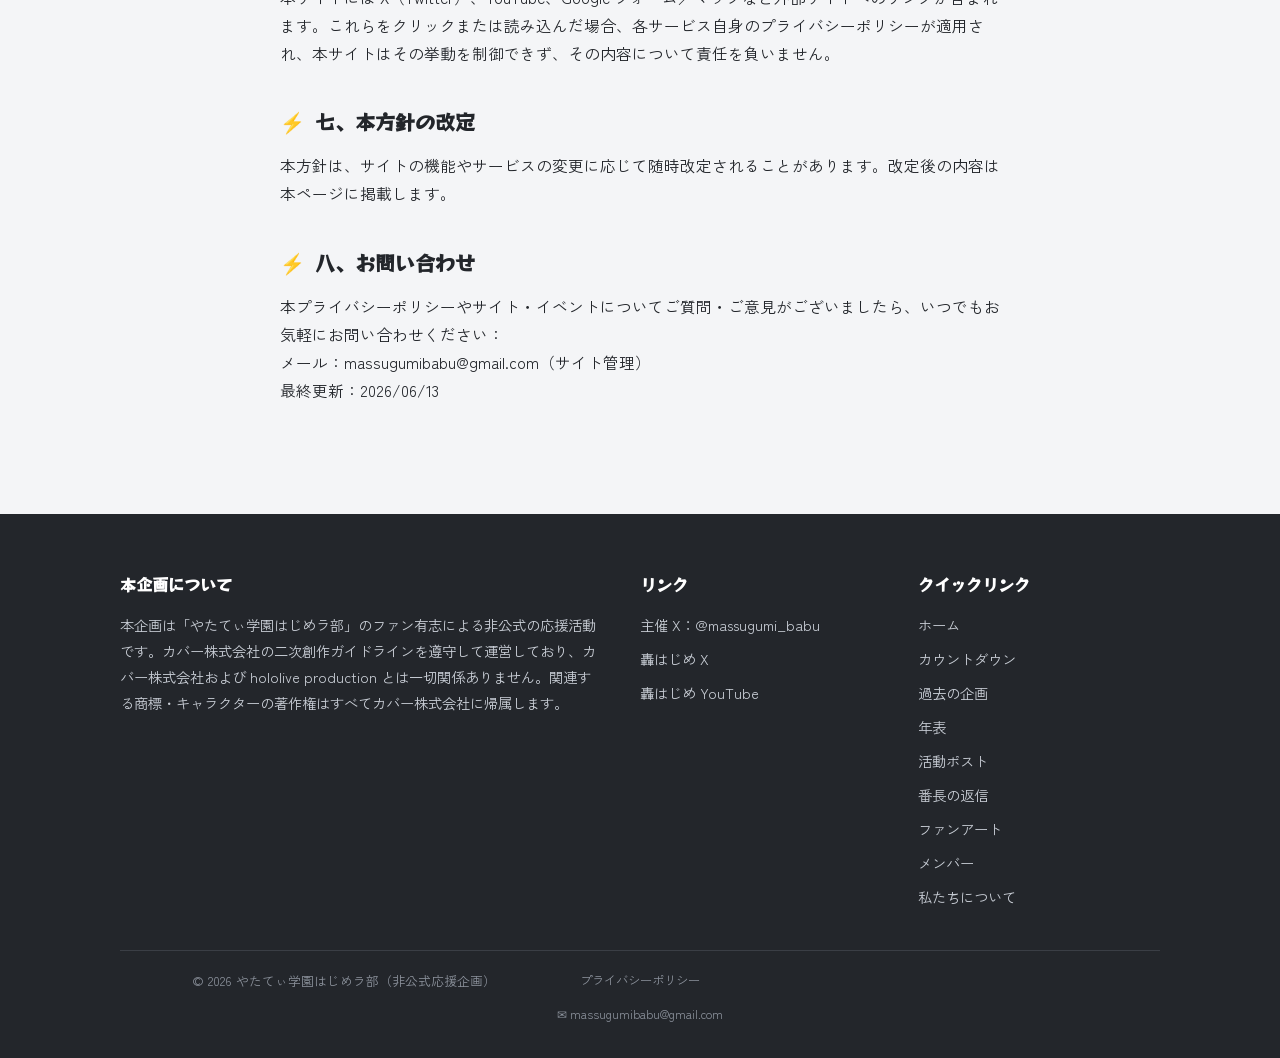
<file: privacy.html>
<!DOCTYPE html>
<html lang="ja">
<head>
  <meta charset="UTF-8" />
  <meta name="viewport" content="width=device-width, initial-scale=1.0" />

  <!-- 隱私權政策頁。內容資料：data/privacy.json -->
  <title>プライバシーポリシー｜やたてぃ学園はじめラ部</title>
  <meta name="description" content="やたてぃ学園はじめラ部 応援サイトのプライバシーポリシー。" />
  <meta property="og:title" content="プライバシーポリシー｜やたてぃ学園はじめラ部" />
  <meta property="og:type" content="website" />
  <meta property="og:url" content="https://yataty-gakuen.com/privacy.html" />
  <meta property="og:image" content="https://yataty-gakuen.com/images/yataty_gakuen.jpg" />
  <meta name="twitter:card" content="summary" />
  <link rel="icon" href="data:image/svg+xml,<svg xmlns='http://www.w3.org/2000/svg' viewBox='0 0 100 100'><text y='.9em' font-size='90'>⚡</text></svg>" />

  <link rel="preconnect" href="https://fonts.googleapis.com" />
  <link rel="preconnect" href="https://fonts.gstatic.com" crossorigin />
  <link href="https://fonts.googleapis.com/css2?family=RocknRoll+One&family=Zen+Kaku+Gothic+New:wght@400;500;700&display=swap" rel="stylesheet" />
  <link rel="stylesheet" href="assets/style.css" />
</head>
<body>
  <section class="page-head">
    <h1 data-i18n="sec_privacy"></h1>
    <p data-i18n="privacy_subtitle"></p>
  </section>

  <div id="error-slot"></div>

  <section>
    <div class="container about-container">
      <div id="about-root"></div>
    </div>
  </section>

  <script src="assets/common.js"></script>
  <script src="assets/privacy.js"></script>
</body>
</html>
</file>
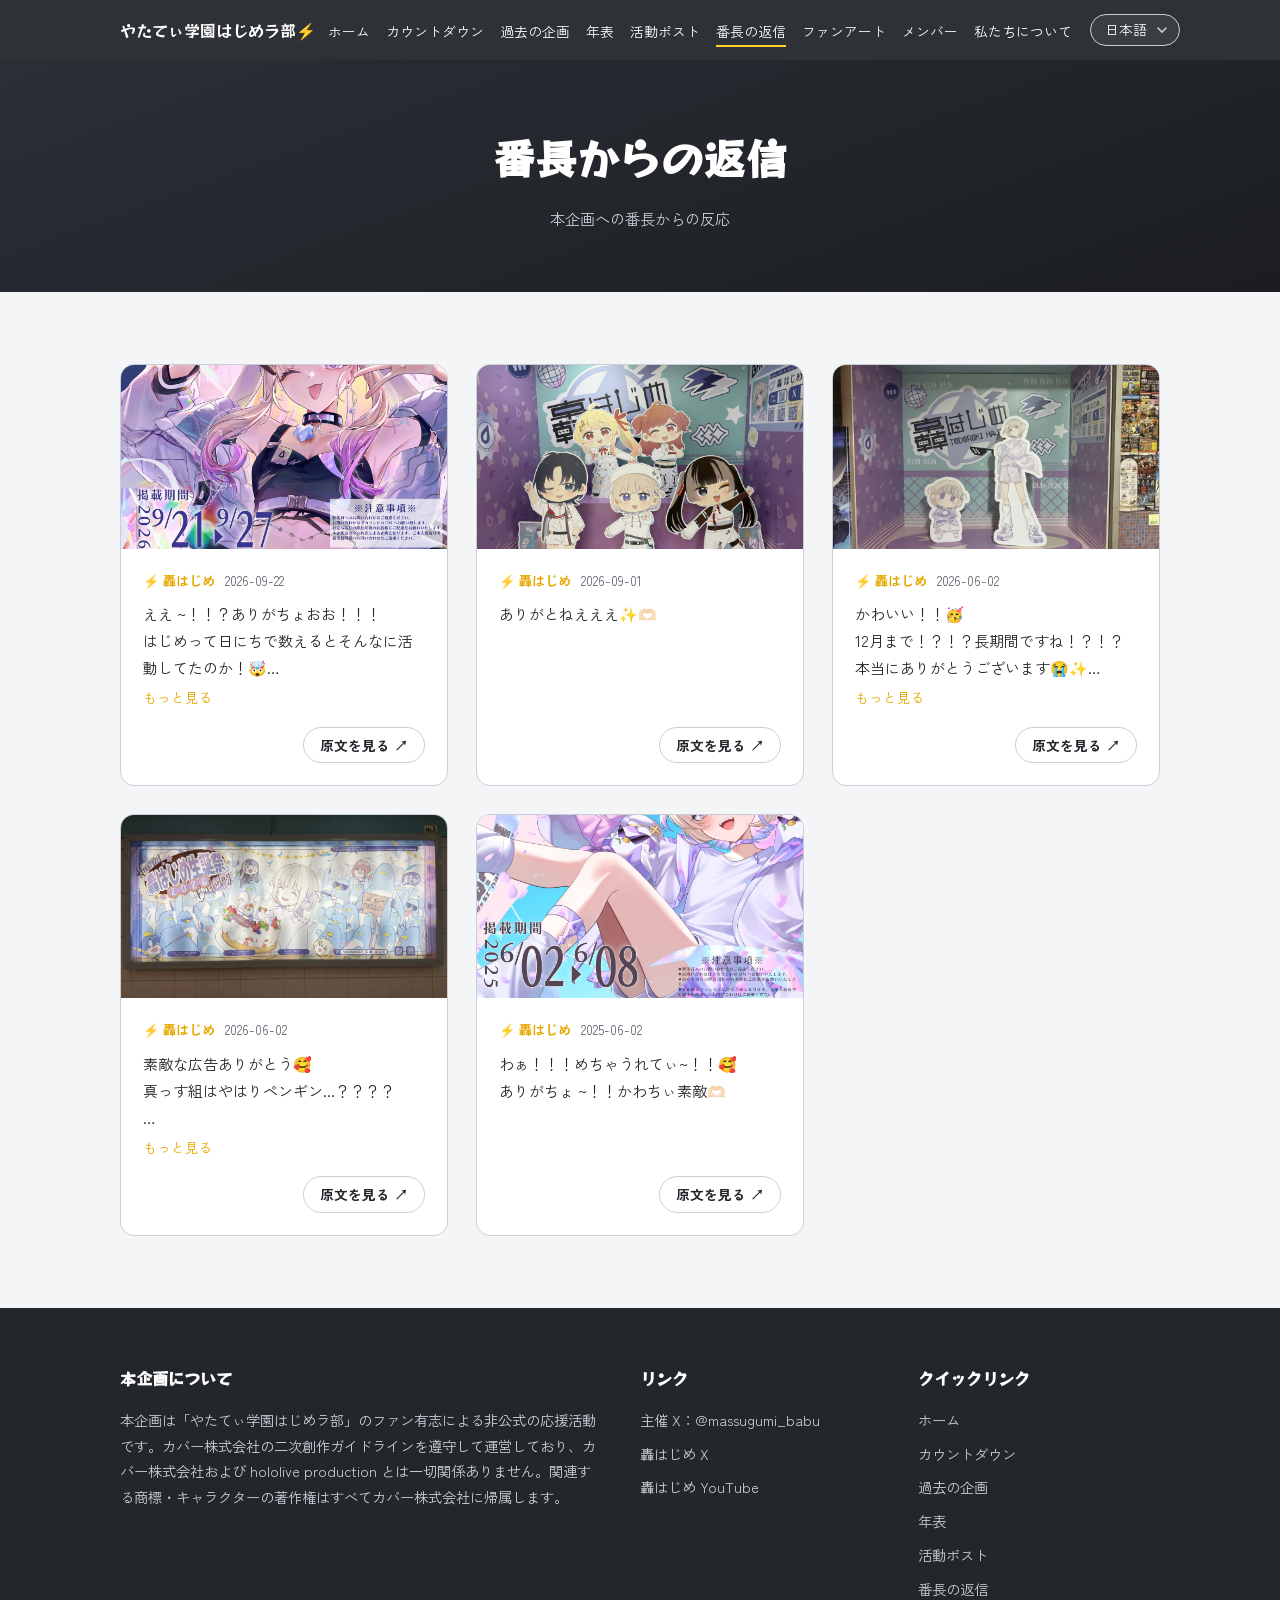
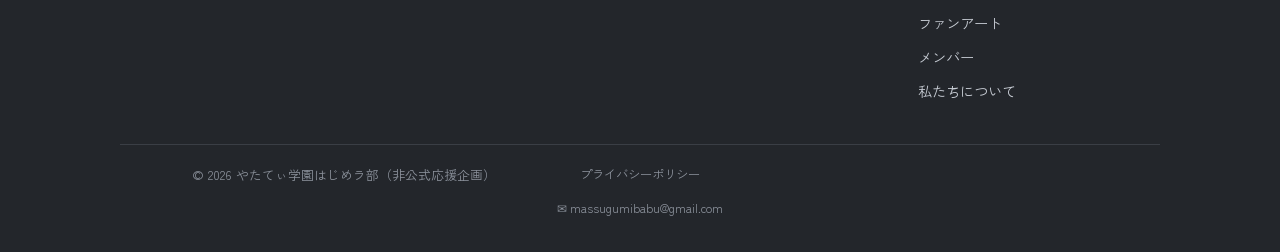
<file: replies.html>
<!DOCTYPE html>
<html lang="ja">
<head>
  <meta charset="UTF-8" />
  <meta name="viewport" content="width=device-width, initial-scale=1.0" />

  <!-- 番長的回信頁。內容資料：data/replies.json -->
  <title>番長からの返信｜やたてぃ学園はじめラ部</title>
  <meta name="description" content="本企画への轟はじめ（番長）からの返信・引用ポスト。" />
  <meta property="og:title" content="番長からの返信｜やたてぃ学園はじめラ部" />
  <meta property="og:type" content="website" />
  <meta property="og:url" content="https://yataty-gakuen.com/replies.html" />
  <meta property="og:image" content="https://yataty-gakuen.com/images/yataty_gakuen.jpg" />
  <meta name="twitter:card" content="summary" />
  <link rel="icon" href="data:image/svg+xml,<svg xmlns='http://www.w3.org/2000/svg' viewBox='0 0 100 100'><text y='.9em' font-size='90'>⚡</text></svg>" />

  <link rel="preconnect" href="https://fonts.googleapis.com" />
  <link rel="preconnect" href="https://fonts.gstatic.com" crossorigin />
  <link href="https://fonts.googleapis.com/css2?family=RocknRoll+One&family=Zen+Kaku+Gothic+New:wght@400;500;700&display=swap" rel="stylesheet" />
  <link rel="stylesheet" href="assets/style.css" />
</head>
<body>
  <section class="page-head">
    <h1 data-i18n="sec_replies"></h1>
    <p data-i18n="replies_subtitle"></p>
  </section>

  <div id="error-slot"></div>

  <section>
    <div class="container">
      <div class="reply-grid" id="replies-grid"></div>
    </div>
  </section>

  <script src="assets/common.js"></script>
  <script src="assets/replies.js"></script>
</body>
</html>
</file>
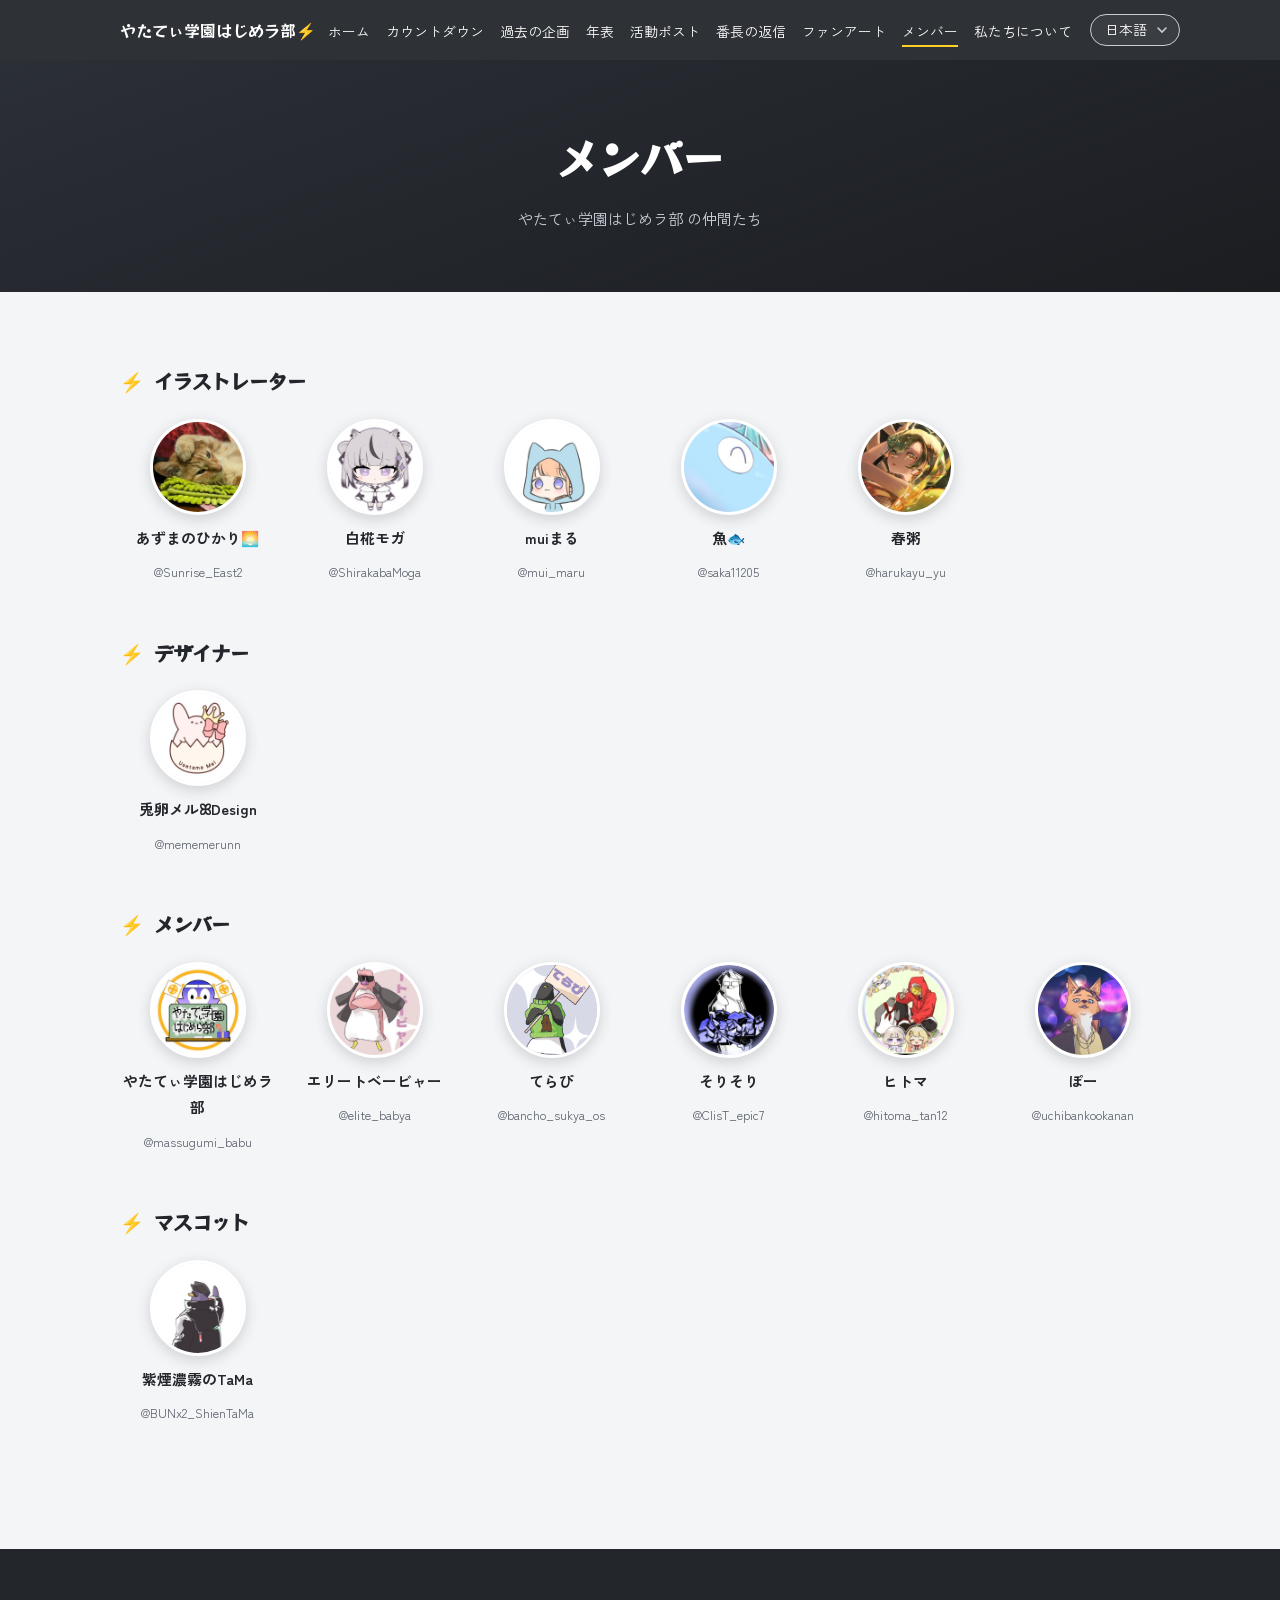
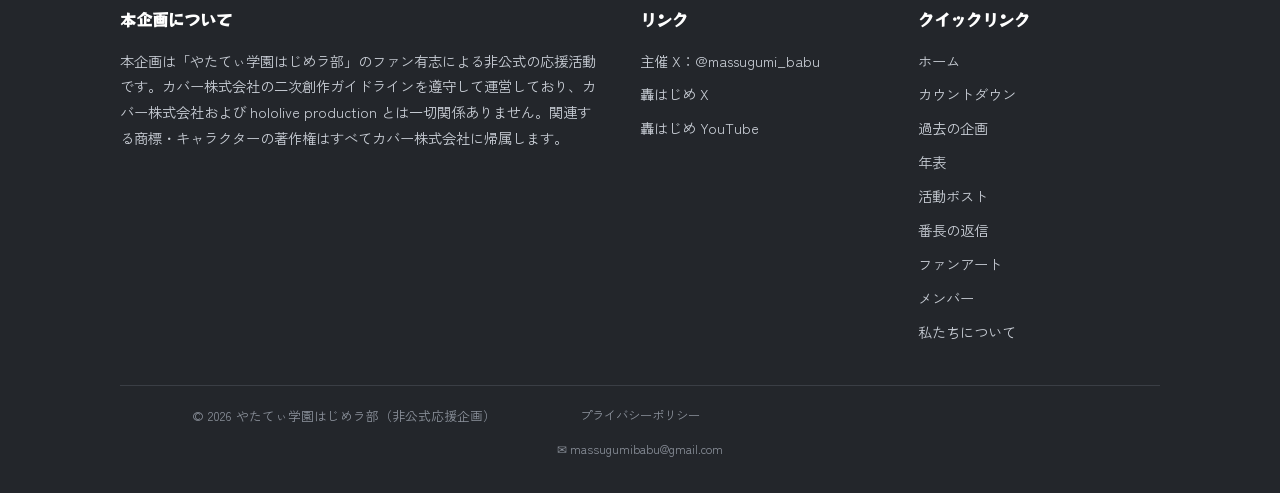
<file: staff.html>
<!DOCTYPE html>
<html lang="ja">
<head>
  <meta charset="UTF-8" />
  <meta name="viewport" content="width=device-width, initial-scale=1.0" />

  <!-- 人員名單頁。內容資料：data/staff.json -->
  <title>メンバー｜やたてぃ学園はじめラ部</title>
  <meta name="description" content="やたてぃ学園はじめラ部のメンバー紹介（イラスト・デザイン・メンバー）。" />
  <meta property="og:title" content="メンバー｜やたてぃ学園はじめラ部" />
  <meta property="og:type" content="website" />
  <meta property="og:url" content="https://yataty-gakuen.com/staff.html" />
  <meta property="og:image" content="https://yataty-gakuen.com/images/yataty_gakuen.jpg" />
  <meta name="twitter:card" content="summary" />
  <link rel="icon" href="data:image/svg+xml,<svg xmlns='http://www.w3.org/2000/svg' viewBox='0 0 100 100'><text y='.9em' font-size='90'>⚡</text></svg>" />

  <link rel="preconnect" href="https://fonts.googleapis.com" />
  <link rel="preconnect" href="https://fonts.gstatic.com" crossorigin />
  <link href="https://fonts.googleapis.com/css2?family=RocknRoll+One&family=Zen+Kaku+Gothic+New:wght@400;500;700&display=swap" rel="stylesheet" />
  <link rel="stylesheet" href="assets/style.css" />
</head>
<body>
  <section class="page-head">
    <h1 data-i18n="sec_staff"></h1>
    <p data-i18n="staff_subtitle"></p>
  </section>

  <div id="error-slot"></div>

  <section>
    <div class="container">
      <div id="staff-root"></div>
    </div>
  </section>

  <script src="assets/common.js"></script>
  <script src="assets/staff.js"></script>
</body>
</html>
</file>
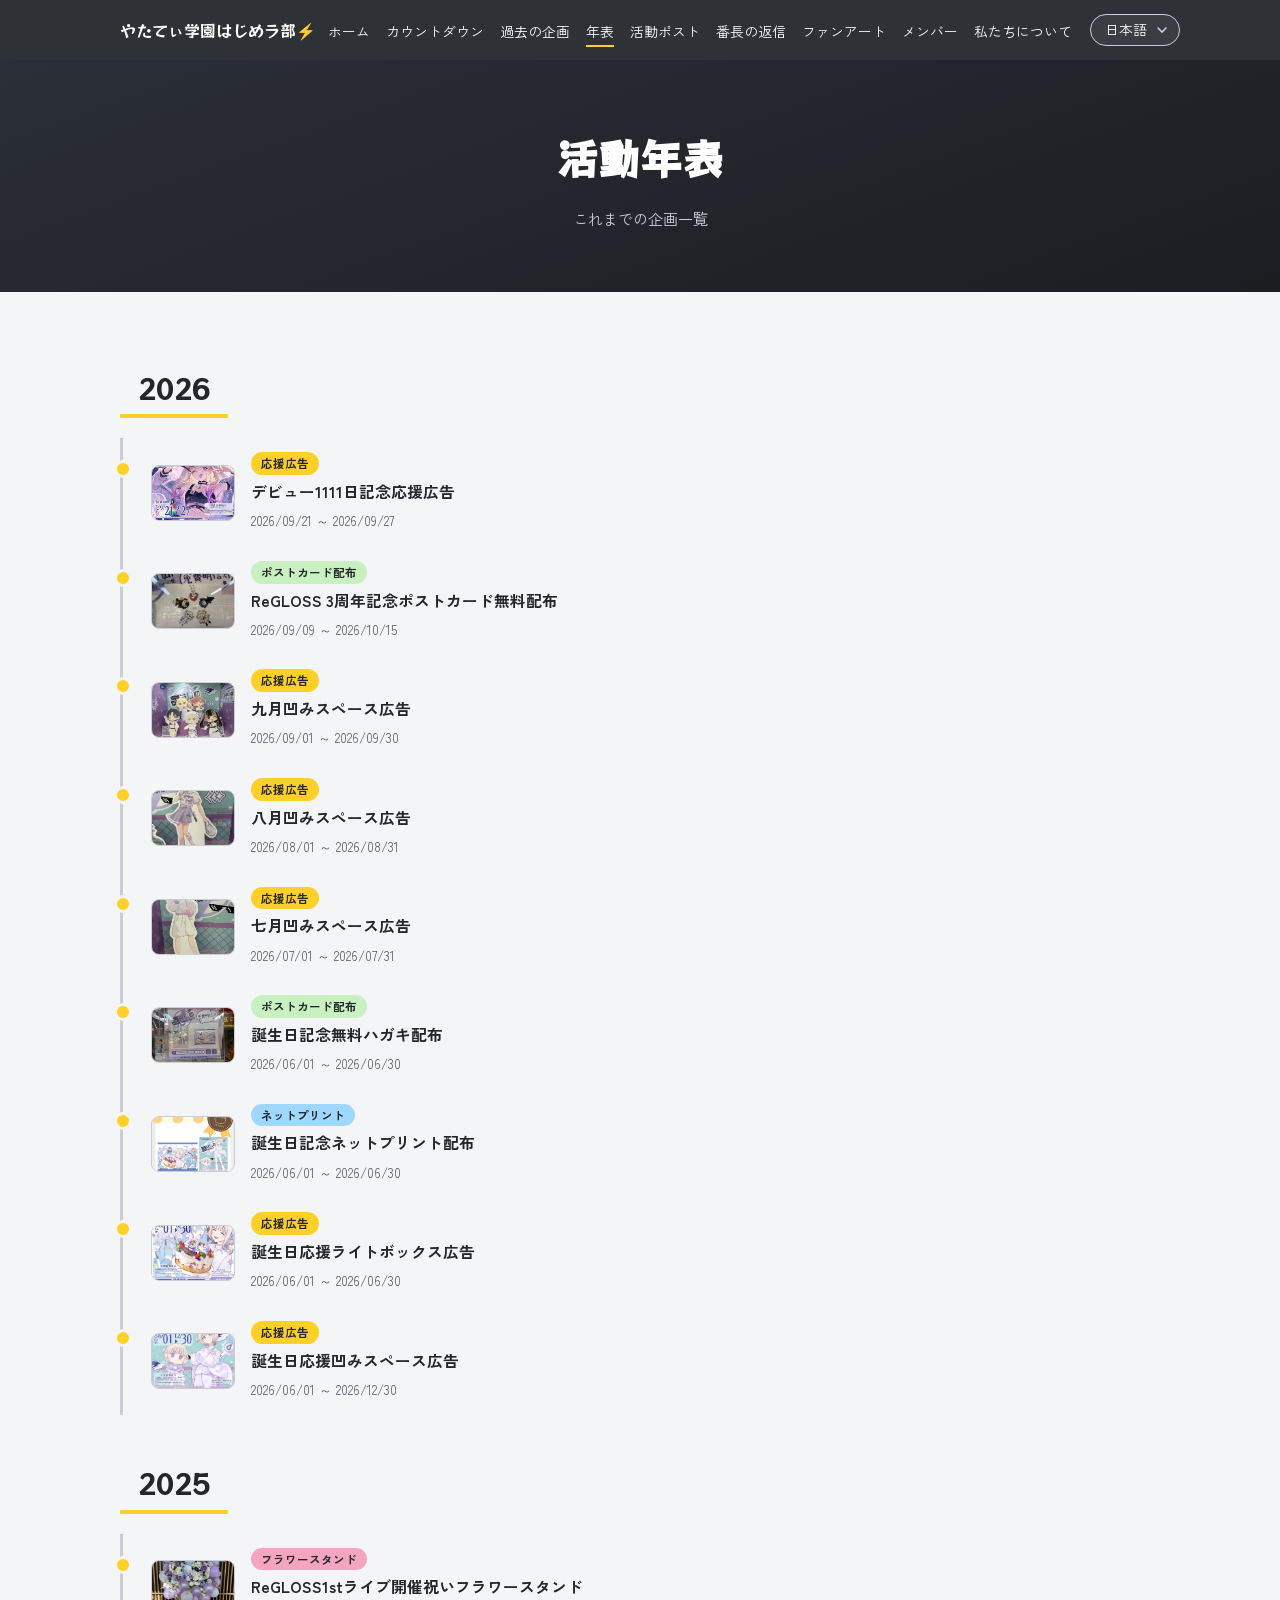
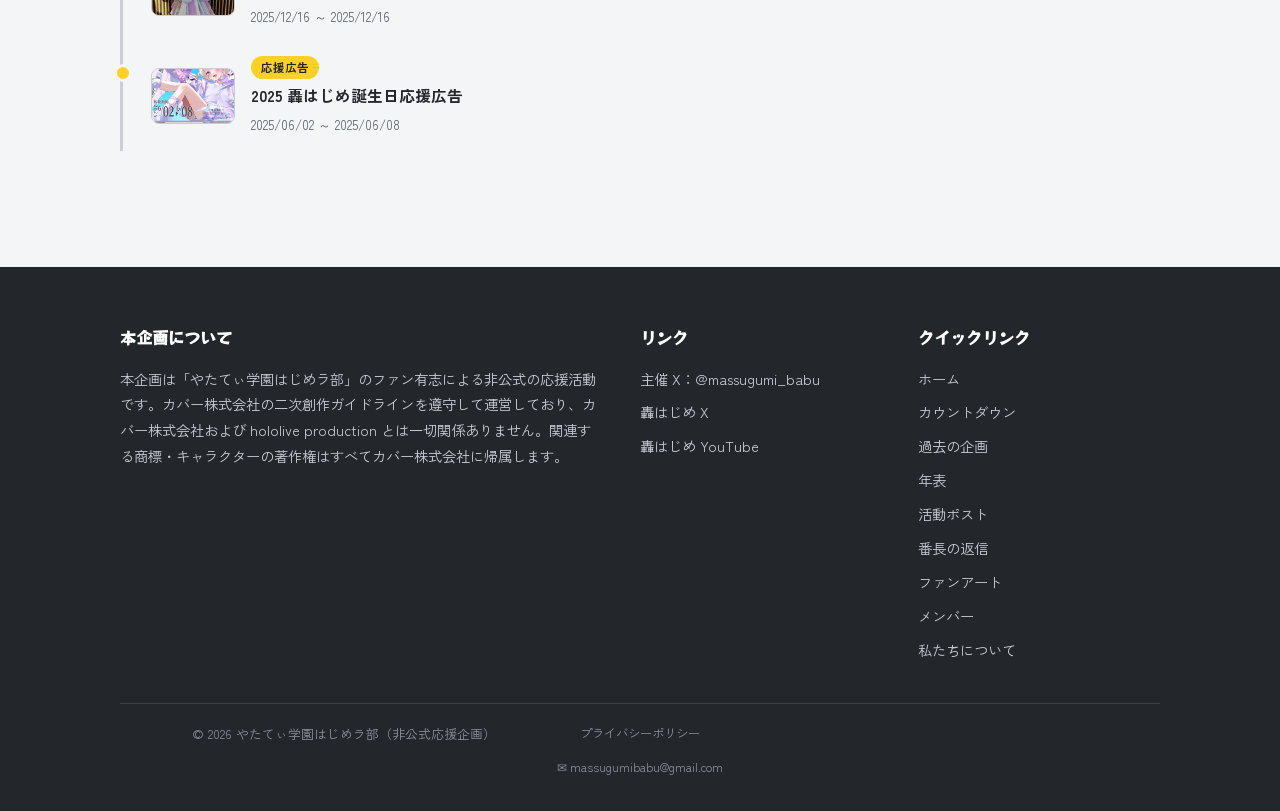
<file: timeline.html>
<!DOCTYPE html>
<html lang="ja">
<head>
  <meta charset="UTF-8" />
  <meta name="viewport" content="width=device-width, initial-scale=1.0" />

  <!-- 活動年表頁。資料來源：data/projects/（與首頁共用，自動更新） -->
  <title>活動年表｜やたてぃ学園はじめラ部</title>
  <meta name="description" content="やたてぃ学園はじめラ部のこれまでの応援企画のタイムライン。" />
  <meta property="og:title" content="活動年表｜やたてぃ学園はじめラ部" />
  <meta property="og:type" content="website" />
  <meta property="og:url" content="https://yataty-gakuen.com/timeline.html" />
  <meta property="og:image" content="https://yataty-gakuen.com/images/yataty_gakuen.jpg" />
  <meta name="twitter:card" content="summary" />
  <link rel="icon" href="data:image/svg+xml,<svg xmlns='http://www.w3.org/2000/svg' viewBox='0 0 100 100'><text y='.9em' font-size='90'>⚡</text></svg>" />

  <link rel="preconnect" href="https://fonts.googleapis.com" />
  <link rel="preconnect" href="https://fonts.gstatic.com" crossorigin />
  <link href="https://fonts.googleapis.com/css2?family=RocknRoll+One&family=Zen+Kaku+Gothic+New:wght@400;500;700&display=swap" rel="stylesheet" />
  <link rel="stylesheet" href="assets/style.css" />
</head>
<body>
  <section class="page-head">
    <h1 data-i18n="sec_timeline"></h1>
    <p data-i18n="timeline_subtitle"></p>
  </section>

  <div id="error-slot"></div>

  <section>
    <div class="container">
      <div id="timeline-root"></div>
    </div>
  </section>

  <script src="assets/common.js"></script>
  <script src="assets/timeline.js"></script>
</body>
</html>
</file>
<file: assets/style.css>
/* ============================================================
   やたてぃ学園はじめラ部 應援網站 — 共用樣式
   三個頁面（index / posts / staff）都讀這個檔。
   ★ 改全站配色：只要改下面 :root 的變數即可。
   ============================================================ */

:root {
  --c-ink:        #23262b;  /* 主深灰 */
  --c-steel:      #585f6a;  /* 次要灰（說明文字） */
  --c-silver:     #c9ced6;  /* 銀灰（邊框、分隔線） */
  --c-paper:      #f4f5f7;  /* 淺灰底（頁面背景） */
  --c-white:      #ffffff;
  --c-bolt:       #ffd028;  /* 閃電黃（強調色） */
  --c-bolt-deep:  #e6a800;  /* 深黃（hover、連結） */

  --c-lilac:      #ece6f9;  /* 首頁 hero 的淺紫底色 */
  --c-grape:      #5b3fa0;  /* 深紫（淺紫底上的文字強調色） */

  --font-display: "RocknRoll One", "Zen Kaku Gothic New", sans-serif;
  --font-body:    "Zen Kaku Gothic New", "Noto Sans TC", sans-serif;

  --max-w: 1080px;
  --radius: 14px;
}

* { margin: 0; padding: 0; box-sizing: border-box; }
html { scroll-behavior: smooth; }
body { font-family: var(--font-body); background: var(--c-paper); color: var(--c-ink); line-height: 1.8; }
img { max-width: 100%; display: block; }
a { color: inherit; }
.container { max-width: var(--max-w); margin: 0 auto; padding: 0 20px; }
section { padding: 72px 0; }

.section-title {
  font-family: var(--font-display);
  font-size: clamp(1.5rem, 3vw, 2rem);
  display: flex; align-items: center; gap: 14px;
  margin-bottom: 36px;
}
.section-title::before {
  content: ""; width: 10px; height: 1.3em;
  background: var(--c-bolt); transform: skewX(-15deg);
}
.section-title .en { font-size: 0.55em; color: var(--c-steel); letter-spacing: 0.2em; }

/* ===== 導覽列（由 common.js 產生） ===== */
header {
  position: sticky; top: 0; z-index: 100;
  background: rgba(35, 38, 43, 0.95);
  backdrop-filter: blur(6px);
  color: var(--c-white);
}
.nav-inner {
  max-width: var(--max-w); margin: 0 auto; padding: 0 20px;
  display: flex; align-items: center; justify-content: space-between;
  height: 60px; gap: 12px;
}
.nav-logo { font-family: var(--font-display); text-decoration: none; font-size: 1rem; white-space: nowrap; }
.nav-logo .bolt { color: var(--c-bolt); }
.nav-right { display: flex; align-items: center; gap: 18px; }
nav ul { display: flex; gap: 16px; list-style: none; }
nav a {
  text-decoration: none; font-size: 0.86rem;
  padding-bottom: 4px; border-bottom: 2px solid transparent;
  transition: border-color 0.2s; white-space: nowrap;
}
nav a:hover, nav a:focus-visible, nav a.active { border-bottom-color: var(--c-bolt); }
.lang-select {
  background-color: rgba(255,255,255,0.06);
  border: 1px solid var(--c-silver); color: var(--c-white);
  border-radius: 999px; padding: 5px 32px 5px 14px; cursor: pointer;
  font-family: var(--font-body); font-size: 0.85rem; line-height: 1.4;
  appearance: none; -webkit-appearance: none; -moz-appearance: none;
  /* 自訂下拉箭頭（銀灰色） */
  background-image: url("data:image/svg+xml,%3Csvg xmlns='http://www.w3.org/2000/svg' width='12' height='12' viewBox='0 0 12 12'%3E%3Cpath d='M2 4l4 4 4-4' stroke='%23c9ced6' stroke-width='1.6' fill='none' stroke-linecap='round'/%3E%3C/svg%3E");
  background-repeat: no-repeat; background-position: right 11px center;
  transition: border-color 0.2s;
}
.lang-select:hover, .lang-select:focus-visible { border-color: var(--c-bolt); outline: none; }
/* 展開的選項列表（瀏覽器原生渲染，用深色文字確保可讀） */
.lang-select option { color: #1b1d21; background: #fff; }
.nav-toggle { display: none; background: none; border: 0; color: var(--c-white); font-size: 1.6rem; cursor: pointer; }

/* ===== Hero（僅首頁用）：淺紫底 + 閃電符號 ===== */
.hero {
  /* 淺紫底色，加上平鋪的閃電符號花紋（深紫、低透明度） */
  background-color: var(--c-lilac);
  background-image: url("data:image/svg+xml,%3Csvg xmlns='http://www.w3.org/2000/svg' width='72' height='72' viewBox='0 0 72 72'%3E%3Cpath d='M42 8 L22 40 L34 40 L30 64 L50 30 L38 30 Z' fill='%238a73c9' fill-opacity='0.16'/%3E%3C/svg%3E");
  background-size: 72px 72px;
  color: var(--c-ink);                 /* 淺底 → 文字改深色 */
  text-align: center;
  padding: 84px 20px 96px;
  position: relative; overflow: hidden;
}
.hero-kicker { color: var(--c-grape); letter-spacing: 0.35em; font-size: 0.9rem; margin-bottom: 18px; }
.hero h1 {
  font-family: var(--font-display);
  font-size: clamp(2rem, 5.5vw, 3.6rem);
  line-height: 1.3;
  color: var(--c-ink);
  text-shadow: 3px 3px 0 rgba(255, 208, 40, 0.55);   /* 黃色殘影，在淺底上更鮮明 */
}
.hero-date {
  display: inline-block; margin-top: 32px;
  font-family: var(--font-display);
  font-size: clamp(1.1rem, 2.5vw, 1.5rem);
  background: var(--c-bolt); color: var(--c-ink);
  padding: 8px 28px; transform: skewX(-8deg);
  box-shadow: 0 4px 14px rgba(91, 63, 160, 0.25);
}
.countdown { margin-top: 26px; }
.countdown-label { font-size: 0.9rem; color: var(--c-grape); letter-spacing: 0.15em; }
.countdown-nums { display: flex; gap: 14px; justify-content: center; margin-top: 10px; font-family: var(--font-display); }
.countdown-nums .unit { text-align: center; }
.countdown-nums .num { font-size: clamp(1.6rem, 4vw, 2.4rem); color: var(--c-grape); font-variant-numeric: tabular-nums; min-width: 2ch; display: inline-block; }
.countdown-nums .lbl { font-size: 0.75rem; color: var(--c-steel); }
.countdown-hbd { font-family: var(--font-display); font-size: clamp(1.4rem, 4vw, 2.2rem); color: var(--c-grape); margin-top: 10px; }
.hero-tags { margin-top: 26px; font-size: 0.95rem; color: var(--c-steel); }
.hero-tags a { color: var(--c-grape); text-decoration: none; font-weight: 700; }
.hero-tags a:hover { text-decoration: underline; }
/* 角落裝飾用大閃電，改成深紫低透明度 */
.hero-bolt-bg { position: absolute; right: -40px; bottom: -60px; width: 320px; opacity: 0.1; pointer-events: none; }

/* 加入行事曆按鈕 */
.hero-cal { margin-top: 20px; }
.cal-btn {
  display: inline-block; text-decoration: none;
  font-size: 0.85rem; font-weight: 700; color: var(--c-grape);
  border: 1px solid var(--c-grape); border-radius: 999px; padding: 5px 16px;
  transition: background 0.2s, color 0.2s;
}
.cal-btn:hover { background: var(--c-grape); color: var(--c-white); }
.project-cal { margin-top: 12px; }
/* 企劃卡內的按鈕用較中性的灰，跟卡片風格一致 */
.project-cal .cal-btn { color: var(--c-steel); border-color: var(--c-silver); font-weight: 500; }
.project-cal .cal-btn:hover { background: var(--c-bolt); border-color: var(--c-bolt); color: var(--c-ink); }

/* ===== 倒數頁 ===== */
#cd-main-section {
  background-color: var(--c-lilac);
  background-image: url("data:image/svg+xml,%3Csvg xmlns='http://www.w3.org/2000/svg' width='72' height='72' viewBox='0 0 72 72'%3E%3Cpath d='M42 8 L22 40 L34 40 L30 64 L50 30 L38 30 Z' fill='%238a73c9' fill-opacity='0.16'/%3E%3C/svg%3E");
  background-size: 72px 72px;
}
.countdown-wrap { text-align: center; }
.cd-main-card { display: inline-block; }
.cd-main-label { font-family: var(--font-display); font-size: clamp(1.4rem, 4vw, 2.2rem); color: var(--c-ink); }
.cd-main-card .hero-date { margin-top: 14px; }
.cd-main-card .cal-btn { margin-top: 18px; }

/* 便利貼牆 */
.cd-stickies { display: flex; flex-wrap: wrap; gap: 26px; justify-content: center; }
.cd-sticky {
  width: 200px; padding: 20px 18px 16px; border-radius: 4px;
  box-shadow: 0 8px 18px rgba(35, 38, 43, 0.18);
  position: relative; text-align: center;
}
/* 上方一條「膠帶」 */
.cd-sticky::before {
  content: ""; position: absolute; top: -10px; left: 50%;
  width: 64px; height: 20px; transform: translateX(-50%) rotate(-3deg);
  background: rgba(255, 255, 255, 0.55);
}
.cd-sticky-label { font-family: var(--font-display); font-size: 1.05rem; color: var(--c-ink); }
.cd-sticky-date { font-size: 0.82rem; color: var(--c-steel); margin: 6px 0 10px; font-variant-numeric: tabular-nums; }
.cd-sticky-days { font-family: var(--font-display); font-size: 1.25rem; color: var(--c-grape); margin-bottom: 12px; }
.cal-mini { font-size: 0.75rem !important; padding: 3px 12px !important; }

/* 進行中入口按鈕 */
.ongoing-cta-btn {
  display: inline-block; text-decoration: none;
  font-family: var(--font-display); font-size: 1.1rem;
  background: var(--c-bolt); color: var(--c-ink);
  padding: 12px 36px; border-radius: 999px;
  box-shadow: 0 6px 18px rgba(91, 63, 160, 0.2);
  transition: transform 0.2s, box-shadow 0.2s;
}
.ongoing-cta-btn:hover { transform: translateY(-2px); box-shadow: 0 10px 24px rgba(91, 63, 160, 0.3); }

/* ===== 公告 ===== */
.news-list { list-style: none; border-top: 1px solid var(--c-silver); }
.news-list li { display: flex; gap: 24px; align-items: baseline; padding: 18px 6px; border-bottom: 1px solid var(--c-silver); }
.news-date { font-size: 0.88rem; color: var(--c-steel); flex: 0 0 7em; font-variant-numeric: tabular-nums; }
.news-list a { text-decoration: none; }
.news-list a:hover { color: var(--c-bolt-deep); }

/* ===== 企劃卡片 ===== */
.project-grid { display: grid; grid-template-columns: repeat(auto-fill, minmax(300px, 1fr)); gap: 28px; }
.project-card {
  background: var(--c-white);
  border: 1px solid var(--c-silver);
  border-radius: var(--radius);
  overflow: hidden;
  display: flex; flex-direction: column;
  position: relative;
  transition: transform 0.2s, box-shadow 0.2s;
}
.project-card:hover { transform: translateY(-4px); box-shadow: 0 10px 24px rgba(35, 38, 43, 0.12); }
.project-body { padding: 22px 24px 26px; flex: 1; display: flex; flex-direction: column; }
.project-cat {
  align-self: flex-start; font-size: 0.78rem; font-weight: 700;
  padding: 2px 12px; border-radius: 999px; margin-bottom: 10px;
  color: var(--c-ink); background: var(--c-silver);
}
.project-name { font-family: var(--font-display); font-size: 1.15rem; margin-bottom: 8px; }
.project-period { font-size: 0.88rem; color: var(--c-steel); margin-bottom: 12px; }
.project-desc { font-size: 0.94rem; flex: 1; white-space: pre-line; }
.project-hashtags { margin-top: 12px; display: flex; gap: 8px; flex-wrap: wrap; }
.project-hashtags a { font-size: 0.8rem; color: var(--c-bolt-deep); text-decoration: none; }
.project-hashtags a:hover { text-decoration: underline; }
.project-links { margin-top: 14px; display: flex; gap: 12px; flex-wrap: wrap; }
.project-links a {
  font-size: 0.85rem; text-decoration: none;
  border: 1px solid var(--c-silver); border-radius: 999px; padding: 4px 14px;
  transition: background 0.2s, border-color 0.2s;
}
.project-links a:hover { background: var(--c-bolt); border-color: var(--c-bolt); }
.badge-ongoing {
  position: absolute; top: 12px; left: 12px;
  background: var(--c-bolt); color: var(--c-ink);
  font-family: var(--font-display); font-size: 0.8rem;
  padding: 3px 14px; transform: skewX(-8deg);
  box-shadow: 0 2px 6px rgba(0,0,0,0.25); z-index: 2;
}
.project-card.is-past { background: #ededf0; }
.project-card.is-past:hover { transform: none; box-shadow: none; }
.badge-past {
  position: absolute; top: 12px; left: 12px;
  background: var(--c-steel); color: var(--c-white);
  font-family: var(--font-display); font-size: 0.8rem;
  padding: 3px 14px; transform: skewX(-8deg); z-index: 2;
}
.empty-hint { color: var(--c-steel); font-size: 0.95rem; }

/* 主頁「看過去的企劃 →」連結 */
.see-past { text-align: right; margin-top: 20px; }
.see-past a {
  font-size: 0.88rem; color: var(--c-steel); text-decoration: none;
  border-bottom: 1px solid transparent; transition: color 0.2s, border-color 0.2s;
}
.see-past a:hover { color: var(--c-bolt-deep); border-bottom-color: var(--c-bolt); }

/* 單張封面圖 */
.project-photo { aspect-ratio: 16 / 10; object-fit: cover; width: 100%; }

/* ===== 圖片輪播（卡片中的循環播放圖） ===== */
.carousel {
  position: relative; width: 100%; aspect-ratio: 16 / 10;
  background: #1b1d21; overflow: hidden; cursor: zoom-in;
}
.carousel img {
  position: absolute; inset: 0; width: 100%; height: 100%;
  object-fit: cover; opacity: 0; transition: opacity 0.8s ease;
}
.carousel img.active { opacity: 1; }
/* 右下角放大提示 */
.carousel .zoom-hint {
  position: absolute; right: 8px; bottom: 8px; z-index: 2;
  background: rgba(0,0,0,0.5); color: #fff;
  font-size: 0.75rem; padding: 2px 8px; border-radius: 6px;
  pointer-events: none;
}
/* 底部小圓點指示目前第幾張 */
.carousel .dots {
  position: absolute; bottom: 8px; left: 50%; transform: translateX(-50%);
  display: flex; gap: 6px; z-index: 2;
}
.carousel .dots span { width: 7px; height: 7px; border-radius: 50%; background: rgba(255,255,255,0.5); }
.carousel .dots span.on { background: var(--c-bolt); }

/* ===== 可展開文字（預設只顯示幾行） ===== */
.clampable { font-size: 0.94rem; flex: 1; }
.clampable .clamp-text {
  display: -webkit-box; -webkit-box-orient: vertical;
  -webkit-line-clamp: 3;            /* 預設顯示 3 行，想改行數改這裡 */
  overflow: hidden; white-space: pre-line;
}
.clampable.expanded .clamp-text { -webkit-line-clamp: unset; }
.clamp-toggle {
  margin-top: 6px; background: none; border: 0; cursor: pointer;
  color: var(--c-bolt-deep); font-family: var(--font-body); font-size: 0.85rem; padding: 0;
}
.clamp-toggle:hover { text-decoration: underline; }

/* ===== 燈箱（點圖放大檢視，由 common.js 產生） ===== */
.lightbox {
  position: fixed; inset: 0; z-index: 1000;
  background: rgba(0,0,0,0.88);
  display: flex; align-items: center; justify-content: center;
  padding: 24px; cursor: zoom-out;
  opacity: 0; pointer-events: none; transition: opacity 0.25s;
}
.lightbox.open { opacity: 1; pointer-events: auto; }
.lightbox img { max-width: 92vw; max-height: 88vh; border-radius: 6px; box-shadow: 0 10px 40px rgba(0,0,0,0.6); }
.lightbox .close {
  position: absolute; top: 18px; right: 24px;
  color: #fff; font-size: 2.2rem; line-height: 1; cursor: pointer; background: none; border: 0;
}

/* ===== 活動貼文卡片 ===== */
.post-grid { display: grid; grid-template-columns: repeat(auto-fill, minmax(320px, 1fr)); gap: 28px; }

/* 番長的回信：與貼文同網格，卡片加金色左框與標記，凸顯特別 */
.reply-grid { display: grid; grid-template-columns: repeat(auto-fill, minmax(320px, 1fr)); gap: 28px; }
.reply-card { border-left: 5px solid var(--c-bolt); position: relative; }
.reply-card .author { color: var(--c-bolt-deep); font-weight: 700; }
.post-card {
  background: var(--c-white); border: 1px solid var(--c-silver);
  border-radius: var(--radius); overflow: hidden;
  display: flex; flex-direction: column;
}
.post-img { width: 100%; aspect-ratio: 16 / 9; object-fit: cover; cursor: zoom-in; }
.post-body { padding: 20px 22px 22px; display: flex; flex-direction: column; flex: 1; }
.post-meta { font-size: 0.82rem; color: var(--c-steel); margin-bottom: 8px; display: flex; gap: 10px; }
.post-meta .author { color: var(--c-bolt-deep); }
.post-footer { margin-top: 16px; display: flex; justify-content: flex-end; }
.post-original {
  font-size: 0.85rem; text-decoration: none; font-weight: 700;
  border: 1px solid var(--c-silver); border-radius: 999px; padding: 5px 16px;
  transition: background 0.2s, border-color 0.2s;
}
.post-original:hover { background: var(--c-bolt); border-color: var(--c-bolt); }

/* ===== 人員名單 ===== */
.staff-block { margin-bottom: 52px; }
.staff-block h3 {
  font-family: var(--font-display); font-size: 1.2rem; margin-bottom: 20px;
  display: flex; align-items: center; gap: 10px;
}
.staff-block h3::before { content: "⚡"; color: var(--c-bolt); }
.staff-grid { display: grid; grid-template-columns: repeat(auto-fill, minmax(140px, 1fr)); gap: 22px; }
.staff-card {
  text-decoration: none; color: inherit; text-align: center;
  display: flex; flex-direction: column; align-items: center; gap: 10px;
  transition: transform 0.2s;
}
.staff-card:hover { transform: translateY(-4px); }
.staff-avatar {
  width: 96px; height: 96px; border-radius: 50%; object-fit: cover;
  border: 3px solid var(--c-white); box-shadow: 0 4px 14px rgba(35,38,43,0.18);
  background: var(--c-silver);
}
.staff-card:hover .staff-avatar { border-color: var(--c-bolt); }
.staff-name { font-size: 0.92rem; font-weight: 700; }
.staff-handle { font-size: 0.78rem; color: var(--c-steel); }

/* ===== 活動年表（時間軸） ===== */
.tl-year { margin-bottom: 44px; }
.tl-year-label {
  font-family: var(--font-display); font-size: 1.6rem; color: var(--c-ink);
  display: inline-block; padding: 2px 18px; margin-bottom: 20px;
  border-bottom: 4px solid var(--c-bolt);
}
.tl-entries {
  position: relative; padding-left: 28px;
  border-left: 3px solid var(--c-silver);   /* 時間軸的縱線 */
}
.tl-entry {
  position: relative; display: flex; gap: 16px; align-items: center;
  padding: 14px 0;
}
/* 縱線上的圓點 */
.tl-entry::before {
  content: ""; position: absolute; left: -37px; top: 22px;
  width: 12px; height: 12px; border-radius: 50%;
  background: var(--c-bolt); border: 3px solid var(--c-paper);
}
.tl-thumb {
  width: 84px; height: 56px; object-fit: cover; border-radius: 8px;
  flex: 0 0 auto; cursor: zoom-in; border: 1px solid var(--c-silver);
}
.tl-info { display: flex; flex-direction: column; gap: 3px; }
.tl-cat {
  align-self: flex-start; font-size: 0.72rem; font-weight: 700;
  padding: 1px 10px; border-radius: 999px; color: var(--c-ink);
}
.tl-name { font-weight: 700; font-size: 0.98rem; }
.tl-period { font-size: 0.82rem; color: var(--c-steel); font-variant-numeric: tabular-nums; }

/* ===== 關於我們頁 ===== */
.about-container { max-width: 760px; }   /* 文章型內容窄一點比較好讀 */
.about-lead {
  font-size: 1.15rem; line-height: 1.9;
  color: var(--c-ink); font-weight: 500;
  padding-left: 16px; border-left: 5px solid var(--c-bolt);
  margin-bottom: 40px;
}
.about-section { margin-bottom: 36px; }
.about-section h2 {
  font-family: var(--font-display); font-size: 1.25rem; margin-bottom: 12px;
  display: flex; align-items: center; gap: 10px;
}
.about-section h2::before { content: "⚡"; color: var(--c-bolt); }
.about-section p { font-size: 0.98rem; white-space: pre-line; }
.about-section p + p { margin-top: 1em; }
.about-links { margin-top: 8px; display: flex; gap: 12px; flex-wrap: wrap; }
.about-links a {
  font-size: 0.9rem; text-decoration: none; font-weight: 700;
  border: 1px solid var(--c-silver); border-radius: 999px; padding: 6px 18px;
  transition: background 0.2s, border-color 0.2s;
}
.about-links a:hover { background: var(--c-bolt); border-color: var(--c-bolt); }

/* ===== 資料載入失敗提示 ===== */
.load-error {
  max-width: 640px; margin: 60px auto; padding: 28px 32px;
  background: #fff3f3; border: 1px solid #e8a0a0; border-radius: var(--radius); font-size: 0.95rem;
}

/* ===== 頁尾（由 common.js 產生） ===== */
footer { background: var(--c-ink); color: var(--c-silver); padding: 56px 0 32px; font-size: 0.9rem; }
.footer-grid { display: grid; gap: 36px; grid-template-columns: 2fr 1fr 1fr; margin-bottom: 40px; }
footer h3 { color: var(--c-white); font-family: var(--font-display); font-size: 1rem; margin-bottom: 14px; }
footer ul { list-style: none; }
footer li + li { margin-top: 8px; }
footer a { color: var(--c-silver); text-decoration: none; }
footer a:hover { color: var(--c-bolt); }
.copyright { border-top: 1px solid #3a3e45; padding-top: 22px; text-align: center; font-size: 0.8rem; color: #8b919b; }

/* 頁尾底部三欄：左訪客數、中版權、右隱私權 */
.footer-bottom {
  border-top: 1px solid #3a3e45; margin-top: 8px; padding-top: 18px;
  display: grid; grid-template-columns: 1fr auto 1fr; align-items: center; gap: 12px;
}
.footer-bottom .copyright { border-top: 0; padding-top: 0; margin: 0; }   /* 中欄沿用版權樣式但不重複上框線 */
.footer-visitors { font-size: 0.78rem; color: #8b919b; justify-self: start; }
.footer-visitors .v-count { color: var(--c-bolt); font-variant-numeric: tabular-nums; font-weight: 700; }
.footer-privacy { justify-self: end; font-size: 0.78rem; }
.footer-privacy a { color: #8b919b; text-decoration: none; }
.footer-privacy a:hover { color: var(--c-bolt); text-decoration: underline; }
@media (max-width: 600px) {
  /* 手機：改成上下堆疊，版權置中 */
  .footer-bottom { grid-template-columns: 1fr; text-align: center; gap: 8px; }
  .footer-visitors, .footer-privacy { justify-self: center; }
}
.footer-contact { text-align: center; font-size: 0.76rem; color: #8b919b; margin-top: 12px; }
.footer-contact a { color: #8b919b; text-decoration: none; }
.footer-contact a:hover { color: var(--c-bolt); text-decoration: underline; }

/* 頁面標題區（posts / staff 頁用的簡單頂部） */
.page-head {
  background: linear-gradient(160deg, #2b2f36 0%, #1b1d21 100%);
  color: var(--c-white); text-align: center; padding: 60px 20px;
}
.page-head h1 { font-family: var(--font-display); font-size: clamp(1.8rem, 4vw, 2.6rem); }
.page-head p { color: var(--c-silver); margin-top: 10px; font-size: 0.95rem; }

/* ===== 響應式 ===== */
@media (max-width: 1024px) {
  nav ul {
    display: none; position: absolute; top: 60px; left: 0; right: 0;
    flex-direction: column; gap: 0; background: var(--c-ink); padding: 8px 0;
  }
  nav ul.open { display: flex; }
  nav li { text-align: center; }
  nav a { display: block; padding: 14px; border-bottom: 0; }
  .nav-toggle { display: block; }
  .footer-grid { grid-template-columns: 1fr; }
  section { padding: 52px 0; }
}
@media (prefers-reduced-motion: reduce) {
  html { scroll-behavior: auto; }
  .project-card, nav a, .staff-card { transition: none; }
  .carousel img { transition: none; }
}
</file>
